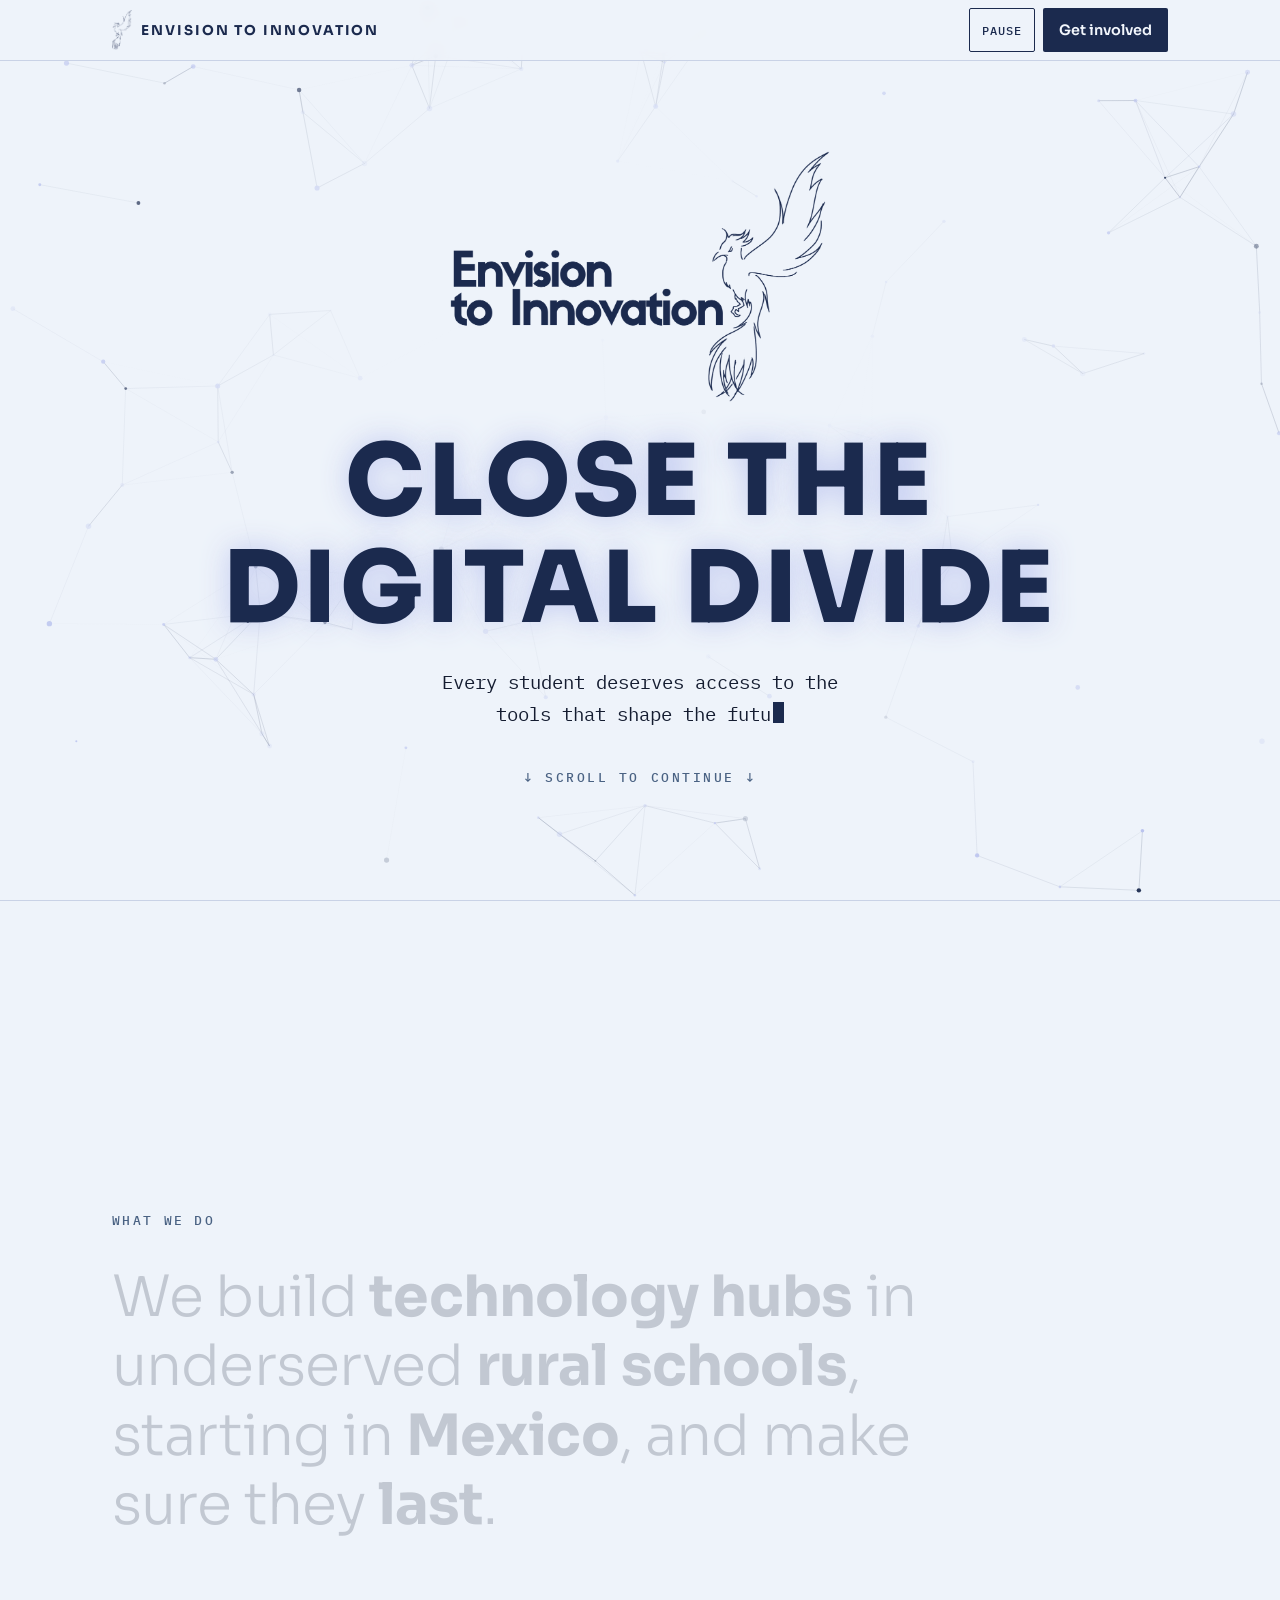
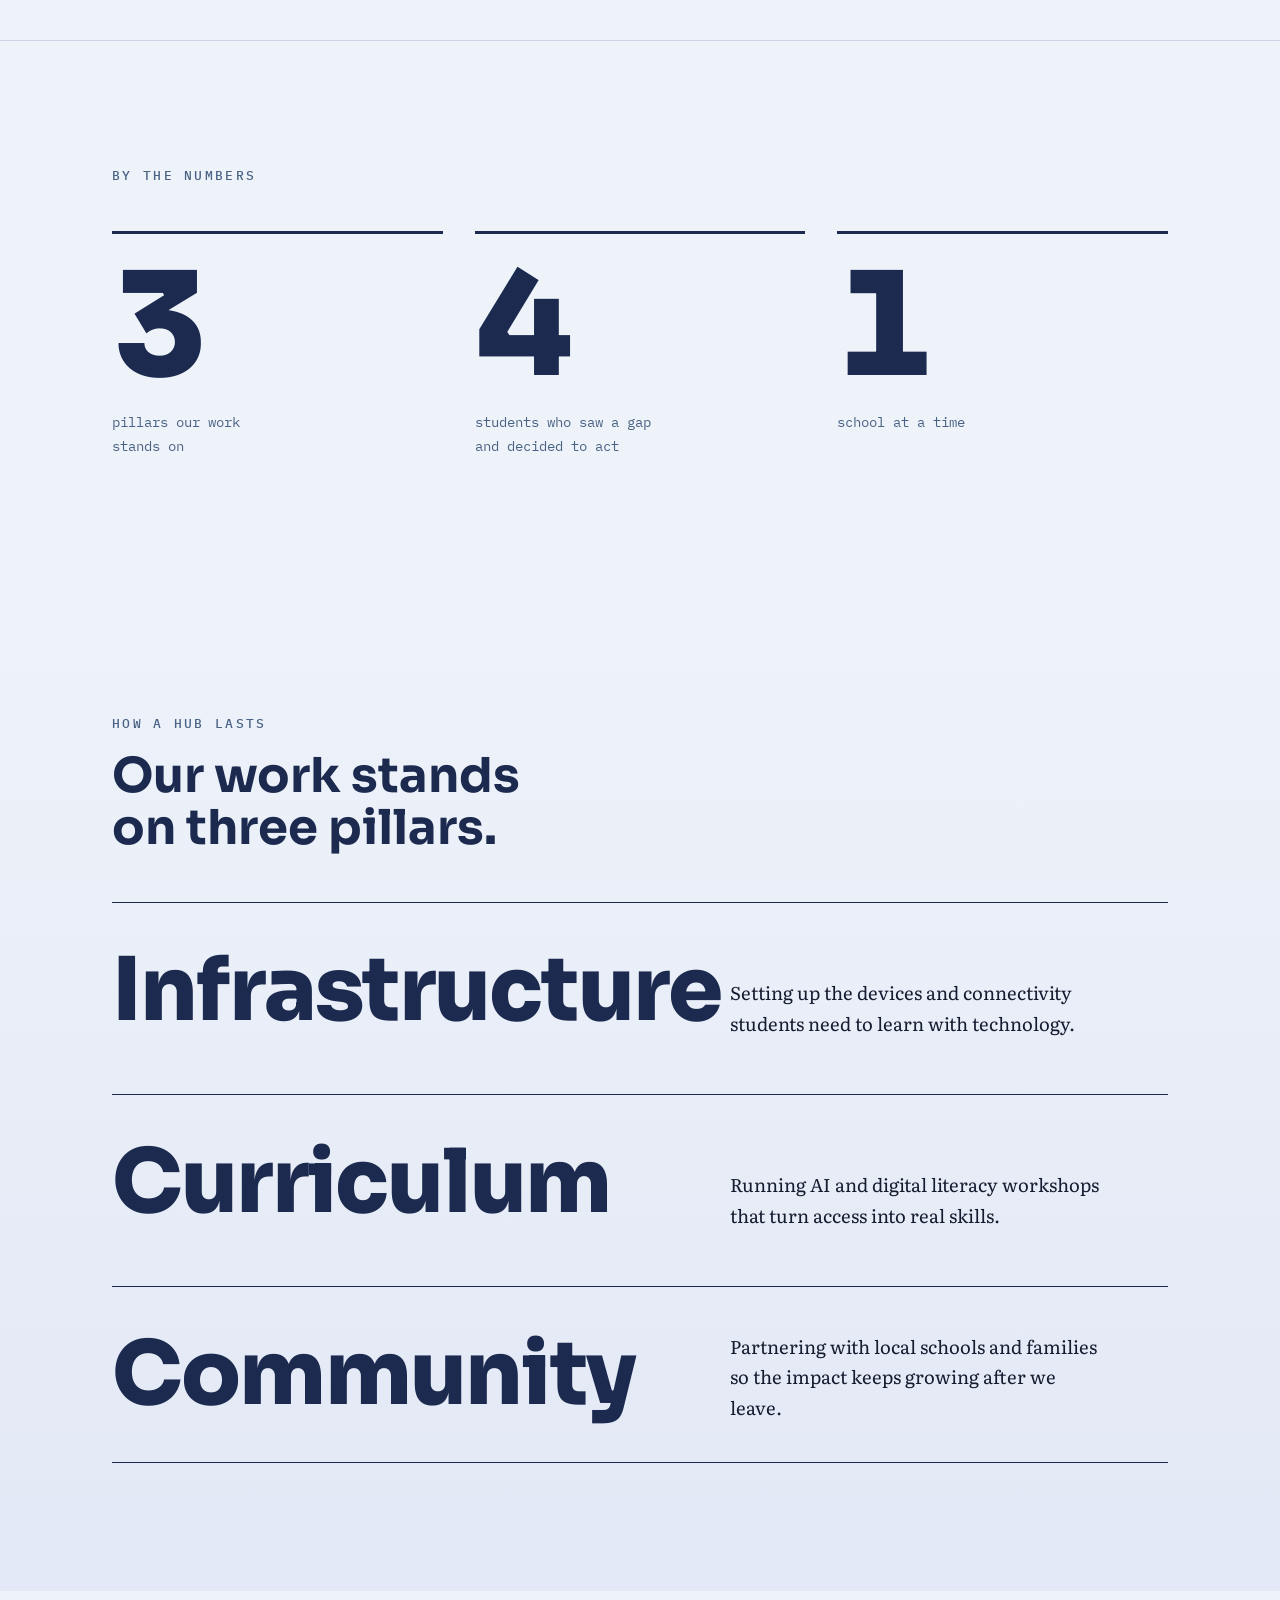
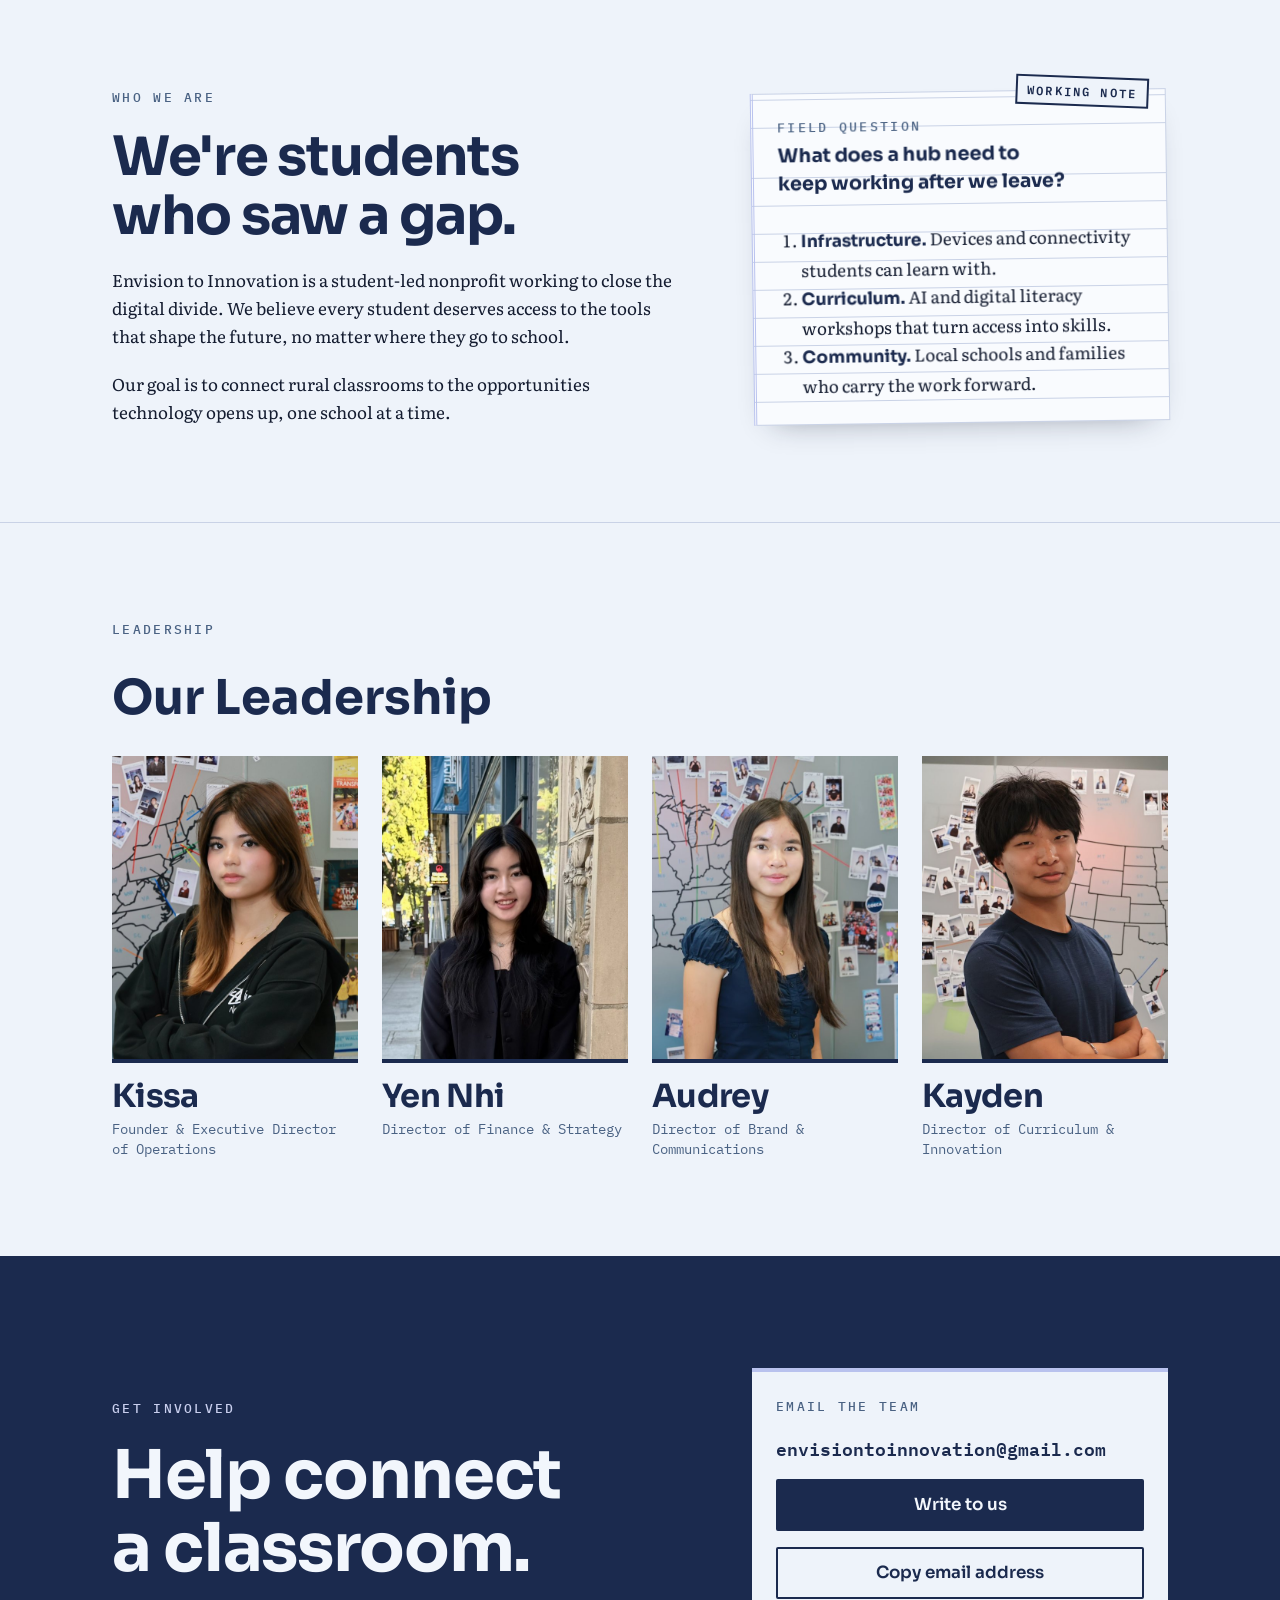
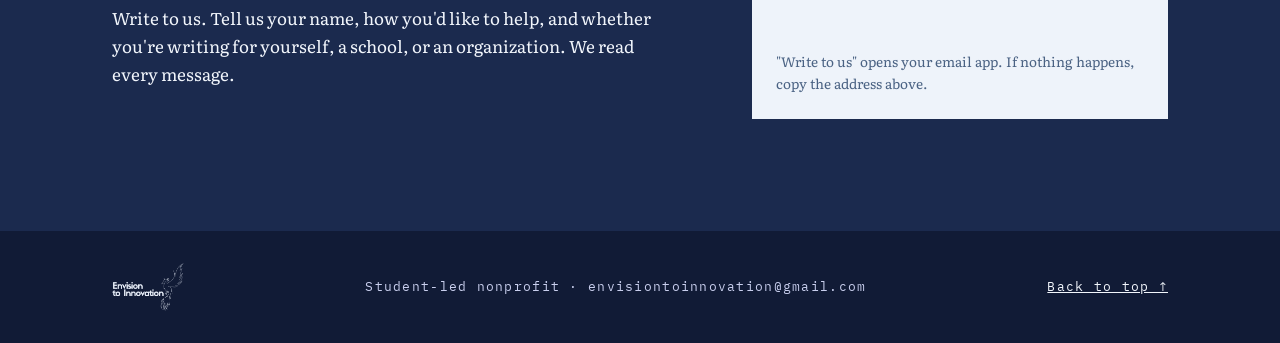
<file: index.html>
<!doctype html>
<html lang="en">
<head>
  <meta charset="utf-8">
  <meta name="viewport" content="width=device-width, initial-scale=1">
  <title>Envision to Innovation</title>
  <meta name="description" content="Envision to Innovation is a student-led nonprofit building lasting technology hubs in underserved rural schools, starting in Mexico.">
  <link rel="preconnect" href="https://fonts.googleapis.com">
  <link rel="preconnect" href="https://fonts.gstatic.com" crossorigin>
  <link rel="stylesheet" href="https://fonts.googleapis.com/css2?family=IBM+Plex+Mono:wght@400;500&family=Literata:opsz,wght@7..72,400;7..72,600&family=Sora:wght@300;400;600;700;800&display=swap">
  <style>
    /* One continuous scroll on icy light ground; deep plum is the accent.
       Sky of connecting points → scroll-lit statement → counters → pillars → field note → team → plum call to action. */
    :root {
      --ice: #eef3fa;
      --ice-2: #e2e8f5;
      --paper: #f9fbfe;
      --periwinkle: #b9c2ee;
      --plum: #1b2a4e;
      --plum-deep: #111b36;
      --ink: #141c30;
      --muted: #4a6283;
      --rule: #c9d2e6;
      --on-plum: #f2f6fc;
      --on-plum-muted: #c9cfee;
      --focus: #2f55c4;

      --font-display: "Sora", "Segoe UI", system-ui, sans-serif;
      --font-body: "Literata", Georgia, serif;
      --font-mono: "IBM Plex Mono", Consolas, "Courier New", monospace;

      --gutter: clamp(1rem, 4vw, 3rem);
      color-scheme: light;
    }

    *, *::before, *::after { box-sizing: border-box; }
    html { scroll-behavior: smooth; -webkit-text-size-adjust: 100%; }
    @media (prefers-reduced-motion: reduce) { html { scroll-behavior: auto; } }

    body {
      margin: 0;
      background: var(--ice);
      color: var(--ink);
      font-family: var(--font-body);
      font-size: 1.0625rem;
      line-height: 1.65;
      overflow-x: hidden;
    }
    img { max-width: 100%; height: auto; }
    p { margin: 0; }
    h1, h2, h3 { margin: 0; font-family: var(--font-display); line-height: 1.08; text-wrap: balance; color: var(--plum); }
    a { color: var(--plum); }

    :focus-visible { outline: 3px solid var(--focus); outline-offset: 3px; border-radius: 2px; }

    .skip-link {
      position: absolute; left: var(--gutter); top: -4rem; z-index: 50;
      background: var(--plum); color: var(--on-plum);
      font: 600 1rem var(--font-display); padding: 0.75rem 1rem; text-decoration: none;
    }
    .skip-link:focus { top: 4.5rem; }

    .wrap { width: 100%; max-width: 72rem; margin-inline: auto; padding-inline: var(--gutter); }

    .label {
      font-family: var(--font-mono);
      font-size: 0.8rem;
      font-weight: 500;
      letter-spacing: 0.18em;
      text-transform: uppercase;
      color: var(--muted);
    }

    /* Fixed bar */

    .bar {
      position: fixed; inset: 0 0 auto 0; z-index: 40;
      padding-top: env(safe-area-inset-top, 0px);
      background: rgba(238, 243, 250, 0.88);
      backdrop-filter: blur(6px);
      -webkit-backdrop-filter: blur(6px);
      border-bottom: 1px solid var(--rule);
    }
    .bar .wrap { display: flex; align-items: center; justify-content: space-between; gap: 0.75rem; min-height: 60px; }
    .brand {
      display: inline-flex; align-items: center; gap: 0.6rem; min-height: 44px; min-width: 0;
      color: var(--plum); text-decoration: none;
      font: 700 0.85rem var(--font-display); letter-spacing: 0.14em; text-transform: uppercase;
    }
    .brand img { height: 40px; width: auto; }
    .brand span { white-space: nowrap; overflow: hidden; text-overflow: ellipsis; }
    .bar-actions { display: flex; align-items: center; gap: 0.5rem; flex-shrink: 0; }
    .bar-link {
      display: inline-flex; align-items: center; justify-content: center;
      min-height: 44px; padding: 0 1rem;
      font: 600 0.9rem var(--font-display);
      color: var(--on-plum); background: var(--plum); text-decoration: none; border-radius: 2px;
    }
    .bar-link:hover { background: var(--plum-deep); }
    .motion-toggle {
      display: none;
      min-height: 44px; min-width: 44px; padding: 0 0.75rem;
      font: 500 0.75rem var(--font-mono); letter-spacing: 0.08em; text-transform: uppercase;
      color: var(--plum); background: transparent;
      border: 1px solid var(--plum); border-radius: 2px; cursor: pointer;
    }
    .js .motion-toggle { display: inline-flex; align-items: center; }
    .progress {
      position: absolute; left: 0; bottom: -1px; height: 3px; width: 100%;
      background: var(--plum); transform-origin: 0 50%; transform: scaleX(0);
    }
    @media (max-width: 30em) { .brand span { display: none; } }

    /* Hero: a sky of classrooms waiting to connect */

    .hero {
      position: relative;
      min-height: 100svh;
      display: grid;
      place-items: center;
      text-align: center;
      padding-block: 6rem 3rem;
      overflow: hidden;
    }
    #network { position: absolute; inset: 0; width: 100%; height: 100%; display: block; }
    .hero::after {
      content: ""; position: absolute; inset: 0; pointer-events: none;
      background: radial-gradient(ellipse at 50% 45%, rgba(238, 243, 250, 0.92) 25%, transparent 75%);
    }
    .hero-inner { position: relative; z-index: 1; display: grid; gap: 1.5rem; justify-items: center; }
    .hero-logo { width: min(78vw, 24rem); }
    .hero h1 {
      font-size: clamp(2.3rem, 0.9rem + 7vw, 6.2rem);
      font-weight: 800;
      letter-spacing: 0.03em;
      text-transform: uppercase;
      color: var(--plum);
      text-shadow: 0 0 28px rgba(185, 194, 238, 0.9);
      max-width: 12ch;
    }
    .typed {
      font-family: var(--font-mono);
      font-size: clamp(1rem, 0.9rem + 0.6vw, 1.2rem);
      color: var(--ink);
      max-width: 38ch;
      min-height: 3.4em;
    }
    .caret {
      display: inline-block; width: 0.55em; height: 1.1em; margin-left: 2px;
      vertical-align: -0.15em; background: var(--plum);
      animation: blink 1s steps(1) infinite;
    }
    @keyframes blink { 50% { opacity: 0; } }
    .scroll-cue {
      display: inline-flex; align-items: center; min-height: 44px; padding-inline: 0.5rem;
      font: 500 0.8rem var(--font-mono); letter-spacing: 0.2em; text-transform: uppercase;
      color: var(--muted); text-decoration: none;
    }
    .scroll-cue:hover { color: var(--plum); }
    @media (prefers-reduced-motion: no-preference) {
      .scroll-cue { animation: drift 2.4s ease-in-out infinite; }
      @keyframes drift { 50% { transform: translateY(6px); } }
    }

    /* Scroll-lit statement */

    .statement { position: relative; border-top: 1px solid var(--rule); }
    .js .statement { height: 260vh; }
    .statement-stick {
      position: sticky; top: 0;
      min-height: 100svh;
      display: grid; align-content: center; gap: 2rem;
      padding-block: 6rem 3rem;
    }
    .statement p.big {
      font-family: var(--font-display);
      font-weight: 300;
      font-size: clamp(1.7rem, 1rem + 3.2vw, 3.6rem);
      line-height: 1.22;
      letter-spacing: -0.015em;
      max-width: 22ch;
      color: var(--ink);
    }
    .statement .key { color: var(--plum); font-weight: 700; }
    .statement .w { transition: color 0.25s ease, background-size 0.4s ease; }
    .js .statement .w { color: rgba(20, 28, 48, 0.2); }
    .js .statement .w.on { color: var(--ink); }
    .js .statement .w.key {
      background: linear-gradient(var(--periwinkle), var(--periwinkle)) 0 88% / 0 0.28em no-repeat;
    }
    .js .statement .w.key.on { color: var(--plum); background-size: 100% 0.28em; }

    /* Counters */

    .counts { padding-block: clamp(4rem, 10vw, 8rem); border-top: 1px solid var(--rule); }
    .counts .wrap { display: grid; gap: 3rem; }
    .count-grid {
      display: grid; gap: 2.5rem 2rem;
      grid-template-columns: repeat(auto-fit, minmax(13rem, 1fr));
      margin: 0;
    }
    .count { display: grid; gap: 0.75rem; align-content: start; border-top: 3px solid var(--plum); padding-top: 1.25rem; }
    .count dd { margin: 0; order: -1; }
    .count dt { font-family: var(--font-mono); font-size: 0.9rem; color: var(--muted); max-width: 22ch; }
    .odo {
      display: inline-flex;
      font: 800 clamp(5rem, 3rem + 8vw, 9rem)/1 var(--font-display);
      color: var(--plum);
      font-variant-numeric: tabular-nums;
      height: 1em; overflow: hidden;
    }
    .odo-col { display: flex; flex-direction: column; transition: transform 1.6s cubic-bezier(0.2, 0.8, 0.1, 1); }
    .odo-col span { height: 1em; display: block; }

    /* Pillars */

    .pillars { padding-block: clamp(4rem, 10vw, 8rem); background: linear-gradient(var(--ice), var(--ice-2)); }
    .pillars .wrap { display: grid; gap: 1rem; }
    .pillars h2 { font-size: clamp(1.8rem, 1.2rem + 2.6vw, 3rem); margin-bottom: 2rem; max-width: 18ch; }
    .pillar {
      display: grid; gap: 0.5rem 3rem;
      padding-block: 2.5rem;
      border-top: 1.5px solid var(--plum);
    }
    .pillar:last-child { border-bottom: 1.5px solid var(--plum); }
    .pillar h3 {
      font-size: clamp(2.4rem, 1.2rem + 5.5vw, 5.5rem);
      font-weight: 800;
      letter-spacing: -0.02em;
    }
    .pillar p { font-size: 1.15rem; max-width: 34ch; }
    @media (min-width: 56em) {
      .pillar { grid-template-columns: minmax(0, 1.3fr) minmax(0, 1fr); align-items: end; }
    }
    @media (prefers-reduced-motion: no-preference) {
      .js .reveal { opacity: 0.15; transform: translateY(28px); transition: opacity 0.9s ease, transform 0.9s cubic-bezier(0.2, 0.8, 0.2, 1); }
      .js .reveal.seen { opacity: 1; transform: none; }
    }

    /* Who we are + working note */

    .why { padding-block: clamp(3rem, 8vw, 6rem); overflow-x: clip; }
    .why .wrap { display: grid; gap: 3rem; align-items: center; }
    @media (min-width: 56em) { .why .wrap { grid-template-columns: minmax(0, 1fr) minmax(0, 26rem); gap: 5rem; } }
    .why h2 { font-size: clamp(2rem, 1.2rem + 3vw, 3.4rem); letter-spacing: -0.02em; max-width: 16ch; }
    .why .prose { display: grid; gap: 1.25rem; min-width: 0; }
    .why .prose p { max-width: 36rem; }

    .field-note {
      position: relative;
      background-color: var(--paper);
      background-image: repeating-linear-gradient(to bottom, transparent 0, transparent calc(1.75rem - 1px), var(--rule) calc(1.75rem - 1px), var(--rule) 1.75rem);
      background-position: 0 3.5rem;
      border: 1px solid var(--rule);
      border-left: 3px double var(--periwinkle);
      padding: 1.25rem 1.25rem 1.5rem 1.5rem;
      line-height: 1.75rem;
      box-shadow: 0 14px 30px -20px rgba(20, 28, 48, 0.45);
      transform: rotate(-0.8deg);
    }
    .field-note h3 { font-size: 1.2rem; line-height: 1.75rem; margin-block: 0 1.75rem; }
    .field-note ol { margin: 0; padding-left: 1.4rem; }
    .field-note strong { font-family: var(--font-display); color: var(--plum); }
    .stamp {
      position: absolute; top: -0.9rem; right: 1rem;
      font: 600 0.75rem var(--font-mono); letter-spacing: 0.18em; text-transform: uppercase;
      color: var(--plum); background: var(--ice);
      border: 2px solid var(--plum); padding: 0.2rem 0.6rem;
      transform: rotate(3deg);
    }
    @media (prefers-reduced-motion: no-preference) {
      .js .field-note.reveal { transform: rotate(-6deg) translateY(40px); }
      .js .field-note.reveal.seen { transform: rotate(-0.8deg); }
      .js .stamp { transform: rotate(3deg) scale(1.6); opacity: 0; transition: transform 0.35s cubic-bezier(0.3, 1.6, 0.5, 1) 0.8s, opacity 0.2s ease 0.8s; }
      .js .seen .stamp { transform: rotate(3deg) scale(1); opacity: 1; }
    }

    /* Team: roll call */

    .team { padding-block: clamp(3rem, 8vw, 6rem); border-top: 1px solid var(--rule); }
    .team .wrap { display: grid; gap: 2rem; }
    .team h2 { font-size: clamp(1.8rem, 1.2rem + 2.6vw, 3rem); }
    .roll {
      list-style: none; margin: 0; padding: 0;
      display: grid; gap: 2rem 1rem;
      grid-template-columns: repeat(2, minmax(0, 1fr));
    }
    @media (min-width: 56em) { .roll { grid-template-columns: repeat(4, minmax(0, 1fr)); gap: 1.5rem; } }
    .roll li { display: grid; gap: 0.4rem; align-content: start; min-width: 0; }
    .roll img {
      display: block; width: 100%; height: auto; aspect-ratio: 4 / 5; object-fit: cover;
      border-bottom: 4px solid var(--plum);
      margin-bottom: 0.6rem;
      background: var(--ice-2);
    }
    .roll h3 { font-size: clamp(1.4rem, 1rem + 1.6vw, 2rem); font-weight: 700; letter-spacing: -0.02em; }
    .roll p { font-family: var(--font-mono); font-size: 0.85rem; line-height: 1.45; color: var(--muted); }
    @media (prefers-reduced-motion: no-preference) {
      .js .roll li { opacity: 0.12; transform: translateY(24px); transition: opacity 0.6s ease, transform 0.6s cubic-bezier(0.2, 0.8, 0.2, 1); }
      .js .roll.seen li { opacity: 1; transform: none; }
      .js .roll.seen li:nth-child(2) { transition-delay: 0.15s; }
      .js .roll.seen li:nth-child(3) { transition-delay: 0.3s; }
      .js .roll.seen li:nth-child(4) { transition-delay: 0.45s; }
    }

    /* Get involved: the one plum block */

    .involved { background: var(--plum); color: var(--on-plum); padding-block: clamp(4rem, 10vw, 7rem); }
    .involved .wrap { display: grid; gap: 2.5rem; }
    @media (min-width: 56em) { .involved .wrap { grid-template-columns: minmax(0, 1fr) minmax(0, 26rem); align-items: center; gap: 4rem; } }
    .involved h2 { font-size: clamp(2.2rem, 1.2rem + 4vw, 4.2rem); color: var(--on-plum); letter-spacing: -0.02em; max-width: 14ch; }
    .involved .label { color: var(--on-plum-muted); }
    .involved .copy { display: grid; gap: 1.25rem; min-width: 0; }
    .involved .copy p { max-width: 34rem; }
    .involved :focus-visible { outline-color: var(--periwinkle); }
    .contact { display: grid; gap: 1rem; min-width: 0; padding: 1.5rem; background: var(--ice); color: var(--ink); border-top: 4px solid var(--periwinkle); }
    .contact .label { color: var(--muted); }
    .contact :focus-visible { outline-color: var(--focus); }
    .address { font: 600 clamp(0.95rem, 0.8rem + 1vw, 1.15rem) var(--font-mono); color: var(--plum); overflow-wrap: anywhere; user-select: all; }
    .button {
      display: inline-flex; align-items: center; justify-content: center;
      min-height: 52px; width: 100%; padding: 0.75rem 1.25rem;
      font: 600 1.05rem var(--font-display); text-decoration: none; cursor: pointer;
      background: var(--plum); color: var(--on-plum); border: 2px solid var(--plum); border-radius: 2px;
    }
    .button:hover { background: var(--plum-deep); border-color: var(--plum-deep); }
    .button.quiet { background: transparent; color: var(--plum); }
    .button.quiet:hover { background: var(--plum); color: var(--on-plum); }
    .copy-status { font: 0.85rem var(--font-mono); color: var(--muted); min-height: 1.4em; }
    .small { font-size: 0.85rem; color: var(--muted); }

    footer { background: var(--plum-deep); padding-block: 2rem calc(2rem + env(safe-area-inset-bottom, 0px)); }
    footer .wrap { display: flex; flex-wrap: wrap; gap: 1rem 2rem; justify-content: space-between; align-items: center; font: 0.8rem var(--font-mono); letter-spacing: 0.1em; color: var(--on-plum-muted); }
    footer img { height: 48px; width: auto; }
    footer a { color: var(--on-plum); display: inline-flex; min-height: 44px; align-items: center; }
    footer :focus-visible { outline-color: var(--periwinkle); }

    /* Reduced motion: everything at rest */
    @media (prefers-reduced-motion: reduce) {
      .caret { animation: none; }
      .odo-col { transition: none; }
      .js .statement { height: auto; }
      .js .statement .w { color: inherit; }
      .js .statement .w.key { color: var(--plum); background-size: 100% 0.28em; }
    }
    .still .caret, .still .scroll-cue { animation: none; }
  </style>
</head>
<body>
  <a class="skip-link" href="#main">Skip to main content</a>

  <header class="bar">
    <div class="wrap">
      <a class="brand" href="#top"><img src="logo-mark.png" alt="" width="367" height="743"><span>Envision to Innovation</span></a>
      <div class="bar-actions">
        <button class="motion-toggle" type="button" aria-pressed="false" aria-label="Pause animation">Pause</button>
        <a class="bar-link" href="#get-involved">Get involved</a>
      </div>
    </div>
    <div class="progress" aria-hidden="true"></div>
  </header>

  <main id="main">
    <section class="hero" id="top" aria-labelledby="hero-title">
      <canvas id="network" aria-hidden="true"></canvas>
      <div class="hero-inner wrap">
        <img class="hero-logo" src="logo.png" alt="Envision to Innovation logo: the name beside a line drawing of a rising phoenix" width="1126" height="747">
        <h1 id="hero-title">Close the digital divide</h1>
        <p class="typed" data-text="Every student deserves access to the tools that shape the future, no matter where they go to school.">Every student deserves access to the tools that shape the future, no matter where they go to school.</p>
        <a class="scroll-cue" href="#statement">↓ Scroll to continue ↓</a>
      </div>
    </section>

    <section class="statement" id="statement" aria-label="What we do">
      <div class="statement-stick wrap">
        <p class="label">What we do</p>
        <p class="big">We build <span class="key">technology hubs</span> in underserved <span class="key">rural schools</span>, starting in <span class="key">Mexico</span>, and make sure they <span class="key">last</span>.</p>
      </div>
    </section>

    <section class="counts" aria-labelledby="counts-title">
      <div class="wrap">
        <h2 id="counts-title" class="label">By the numbers</h2>
        <dl class="count-grid">
          <div class="count"><dt>pillars our work stands on</dt><dd><span class="odo" data-value="3">3</span></dd></div>
          <div class="count"><dt>students who saw a gap and decided to act</dt><dd><span class="odo" data-value="4">4</span></dd></div>
          <div class="count"><dt>school at a time</dt><dd><span class="odo" data-value="1">1</span></dd></div>
        </dl>
      </div>
    </section>

    <section class="pillars" aria-labelledby="pillars-title">
      <div class="wrap">
        <p class="label">How a hub lasts</p>
        <h2 id="pillars-title">Our work stands on three pillars.</h2>
        <div class="pillar reveal">
          <h3>Infrastructure</h3>
          <p>Setting up the devices and connectivity students need to learn with technology.</p>
        </div>
        <div class="pillar reveal">
          <h3>Curriculum</h3>
          <p>Running AI and digital literacy workshops that turn access into real skills.</p>
        </div>
        <div class="pillar reveal">
          <h3>Community</h3>
          <p>Partnering with local schools and families so the impact keeps growing after we leave.</p>
        </div>
      </div>
    </section>

    <section class="why" aria-labelledby="why-title">
      <div class="wrap">
        <div class="prose">
          <p class="label">Who we are</p>
          <h2 id="why-title">We're students who saw a gap.</h2>
          <p>Envision to Innovation is a student-led nonprofit working to close the digital divide. We believe every student deserves access to the tools that shape the future, no matter where they go to school.</p>
          <p>Our goal is to connect rural classrooms to the opportunities technology opens up, one school at a time.</p>
        </div>
        <aside class="field-note reveal" aria-labelledby="note-title">
          <span class="stamp" aria-hidden="true">Working note</span>
          <p class="label">Field question</p>
          <h3 id="note-title">What does a hub need to keep working after we leave?</h3>
          <ol>
            <li><strong>Infrastructure.</strong> Devices and connectivity students can learn with.</li>
            <li><strong>Curriculum.</strong> AI and digital literacy workshops that turn access into skills.</li>
            <li><strong>Community.</strong> Local schools and families who carry the work forward.</li>
          </ol>
        </aside>
      </div>
    </section>

    <section class="team" aria-labelledby="team-title">
      <div class="wrap">
        <p class="label">Leadership</p>
        <h2 id="team-title">Our Leadership</h2>
        <ul class="roll">
          <li>
            <img src="team/kissa.jpg" alt="" width="640" height="800" loading="lazy">
            <h3>Kissa</h3>
            <p>Founder &amp; Executive Director of Operations</p>
          </li>
          <li>
            <img src="team/yen-nhi.jpg" alt="" width="640" height="800" loading="lazy">
            <h3>Yen Nhi</h3>
            <p>Director of Finance &amp; Strategy</p>
          </li>
          <li>
            <img src="team/audrey.jpg" alt="" width="640" height="800" loading="lazy">
            <h3>Audrey</h3>
            <p>Director of Brand &amp; Communications</p>
          </li>
          <li>
            <img src="team/kayden.jpg" alt="" width="640" height="800" loading="lazy">
            <h3>Kayden</h3>
            <p>Director of Curriculum &amp; Innovation</p>
          </li>
        </ul>
      </div>
    </section>

    <section class="involved" id="get-involved" aria-labelledby="involved-title">
      <div class="wrap">
        <div class="copy">
          <p class="label">Get involved</p>
          <h2 id="involved-title">Help connect a classroom.</h2>
          <p>Write to us. Tell us your name, how you'd like to help, and whether you're writing for yourself, a school, or an organization. We read every message.</p>
        </div>
        <div class="contact">
          <p class="label">Email the team</p>
          <p class="address">envisiontoinnovation@gmail.com</p>
          <a class="button" href="mailto:envisiontoinnovation@gmail.com?subject=Getting%20involved">Write to us</a>
          <button class="button quiet" type="button" data-copy="envisiontoinnovation@gmail.com" hidden>Copy email address</button>
          <p class="copy-status" role="status"></p>
          <p class="small">"Write to us" opens your email app. If nothing happens, copy the address above.</p>
        </div>
      </div>
    </section>
  </main>

  <footer>
    <div class="wrap">
      <img src="logo-light.png" alt="Envision to Innovation" width="1126" height="747">
      <span>Student-led nonprofit · envisiontoinnovation@gmail.com</span>
      <a href="#top">Back to top ↑</a>
    </div>
  </footer>

  <script>
  (function () {
    var root = document.documentElement;
    root.classList.add("js");
    var reduce = window.matchMedia("(prefers-reduced-motion: reduce)");
    var paused = reduce.matches;
    var listeners = [];
    function onMotionChange(fn) { listeners.push(fn); }
    var toggle = document.querySelector(".motion-toggle");
    function setPaused(p) {
      paused = p;
      root.classList.toggle("still", p);
      toggle.setAttribute("aria-pressed", String(p));
      toggle.textContent = p ? "Play" : "Pause";
      listeners.forEach(function (fn) { fn(p); });
    }
    toggle.addEventListener("click", function () { setPaused(!paused); });

    // Typewriter (the full sentence is in the HTML and in the accessible name)
    var typed = document.querySelector(".typed");
    var full = typed.getAttribute("data-text");
    typed.setAttribute("aria-label", full);
    var caret = document.createElement("span"); caret.className = "caret"; caret.setAttribute("aria-hidden", "true");
    function finishTyping() { typed.innerHTML = ""; typed.appendChild(document.createTextNode(full)); typed.appendChild(caret); }
    if (!paused) {
      var i = 0, textNode = document.createTextNode("");
      typed.innerHTML = ""; typed.appendChild(textNode); typed.appendChild(caret);
      (function step() {
        if (paused) { finishTyping(); return; }
        i++; textNode.nodeValue = full.slice(0, i);
        if (i < full.length) setTimeout(step, full[i - 1] === "," ? 260 : 32);
      })();
    } else { finishTyping(); }

    // Network canvas: points (classrooms) that link up as you scroll
    var canvas = document.getElementById("network");
    var ctx = canvas.getContext("2d");
    var pts = [], W = 0, H = 0, dpr = 1, link = 0.25, raf = 0;
    function css(name) { return getComputedStyle(root).getPropertyValue(name).trim(); }
    var dotColor = css("--periwinkle"), accent = css("--plum");
    function size() {
      dpr = Math.min(window.devicePixelRatio || 1, 2);
      W = canvas.clientWidth; H = canvas.clientHeight;
      canvas.width = W * dpr; canvas.height = H * dpr;
      ctx.setTransform(dpr, 0, 0, dpr, 0, 0);
      var n = Math.round(Math.min(110, (W * H) / 9000));
      pts = [];
      for (var k = 0; k < n; k++) pts.push({ x: Math.random() * W, y: Math.random() * H, vx: (Math.random() - 0.5) * 0.18, vy: (Math.random() - 0.5) * 0.18, r: Math.random() * 1.8 + 1, t: Math.random() * 6.28 });
    }
    function draw(move) {
      ctx.clearRect(0, 0, W, H);
      var reach = 90 + link * 120;
      for (var a = 0; a < pts.length; a++) {
        var p = pts[a];
        if (move) { p.x += p.vx; p.y += p.vy; p.t += 0.02; if (p.x < 0 || p.x > W) p.vx *= -1; if (p.y < 0 || p.y > H) p.vy *= -1; }
        for (var b = a + 1; b < pts.length; b++) {
          var q = pts[b], dx = p.x - q.x, dy = p.y - q.y, d = Math.sqrt(dx * dx + dy * dy);
          if (d < reach) { ctx.strokeStyle = "rgba(27,42,78," + (0.28 * (1 - d / reach)).toFixed(3) + ")"; ctx.lineWidth = 1; ctx.beginPath(); ctx.moveTo(p.x, p.y); ctx.lineTo(q.x, q.y); ctx.stroke(); }
        }
        ctx.globalAlpha = 0.6 + 0.4 * Math.sin(p.t);
        ctx.fillStyle = a % 5 === 0 ? accent : dotColor;
        ctx.beginPath(); ctx.arc(p.x, p.y, p.r, 0, 6.283); ctx.fill();
        ctx.globalAlpha = 1;
      }
    }
    var heroVisible = true;
    function loop() { raf = 0; if (paused || !heroVisible || document.hidden) return; draw(true); raf = requestAnimationFrame(loop); }
    function kick() { if (!raf && !paused) raf = requestAnimationFrame(loop); }
    size(); draw(false); kick();
    window.addEventListener("resize", function () { size(); draw(false); });
    document.addEventListener("visibilitychange", kick);
    new IntersectionObserver(function (e) { heroVisible = e[0].isIntersecting; kick(); }).observe(canvas);
    onMotionChange(function (p) { if (!p) kick(); else draw(false); });

    // Scroll-lit statement: split into words, keep key phrases marked
    var big = document.querySelector(".statement .big");
    var words = [];
    (function split(node) {
      Array.prototype.slice.call(node.childNodes).forEach(function (n) {
        if (n.nodeType === 3) {
          var frag = document.createDocumentFragment();
          var isKey = node.classList && node.classList.contains("key");
          n.nodeValue.split(/(\s+)/).forEach(function (s) {
            if (!s) return;
            if (/^\s+$/.test(s)) { frag.appendChild(document.createTextNode(s)); return; }
            var w = document.createElement("span"); w.className = "w" + (isKey ? " key" : ""); w.textContent = s; frag.appendChild(w); words.push(w);
          });
          n.parentNode.replaceChild(frag, n);
        } else if (n.nodeType === 1) { split(n); }
      });
    })(big);
    big.querySelectorAll(".key:not(.w)").forEach(function (k) { k.classList.remove("key"); });

    var statement = document.querySelector(".statement");
    var bar = document.querySelector(".progress");
    function onScroll() {
      var max = document.documentElement.scrollHeight - innerHeight;
      bar.style.transform = "scaleX(" + (max > 0 ? scrollY / max : 0) + ")";
      link = Math.min(1, 0.25 + scrollY / innerHeight);
      if (paused) { words.forEach(function (w) { w.classList.add("on"); }); return; }
      var r = statement.getBoundingClientRect();
      var prog = Math.max(0, Math.min(1, (-r.top + innerHeight * 0.35) / (r.height - innerHeight * 0.6)));
      var lit = Math.round(prog * words.length);
      words.forEach(function (w, j) { w.classList.toggle("on", j < lit); });
    }
    window.addEventListener("scroll", onScroll, { passive: true });
    onScroll();
    onMotionChange(function () { onScroll(); });

    // Odometers
    document.querySelectorAll(".odo").forEach(function (el) {
      var v = el.getAttribute("data-value");
      el.setAttribute("aria-label", v); el.textContent = "";
      var col = document.createElement("span"); col.className = "odo-col"; col.setAttribute("aria-hidden", "true");
      for (var n = 0; n <= 20; n++) { var s = document.createElement("span"); s.textContent = n % 10; col.appendChild(s); }
      el.appendChild(col);
      el._target = 10 + Number(v);
      if (paused) { col.style.transition = "none"; col.style.transform = "translateY(-" + el._target + "em)"; }
    });

    // Reveals
    var io = new IntersectionObserver(function (entries) {
      entries.forEach(function (e) {
        if (!e.isIntersecting) return;
        var el = e.target;
        el.classList.add("seen");
        if (el.classList.contains("odo")) el.firstChild.style.transform = "translateY(-" + el._target + "em)";
        io.unobserve(el);
      });
    }, { threshold: 0.3 });
    document.querySelectorAll(".reveal, .roll, .odo").forEach(function (el) { io.observe(el); });
    onMotionChange(function (p) {
      if (p) document.querySelectorAll(".reveal, .roll, .odo").forEach(function (el) {
        el.classList.add("seen");
        if (el._target) { el.firstChild.style.transition = "none"; el.firstChild.style.transform = "translateY(-" + el._target + "em)"; }
      });
    });
    if (paused) setPaused(true);

    // Copy email
    var copyBtn = document.querySelector("[data-copy]"), status = document.querySelector(".copy-status");
    copyBtn.hidden = false;
    copyBtn.addEventListener("click", function () {
      var t = copyBtn.getAttribute("data-copy");
      function done(m) { status.textContent = m; }
      if (navigator.clipboard && navigator.clipboard.writeText) navigator.clipboard.writeText(t).then(function () { done("Copied. Paste it into your email app."); }, function () { done("Couldn't copy automatically. Select the address above and copy it."); });
      else done("Couldn't copy automatically. Select the address above and copy it.");
    });
  })();
  </script>
</body>
</html>
</file>
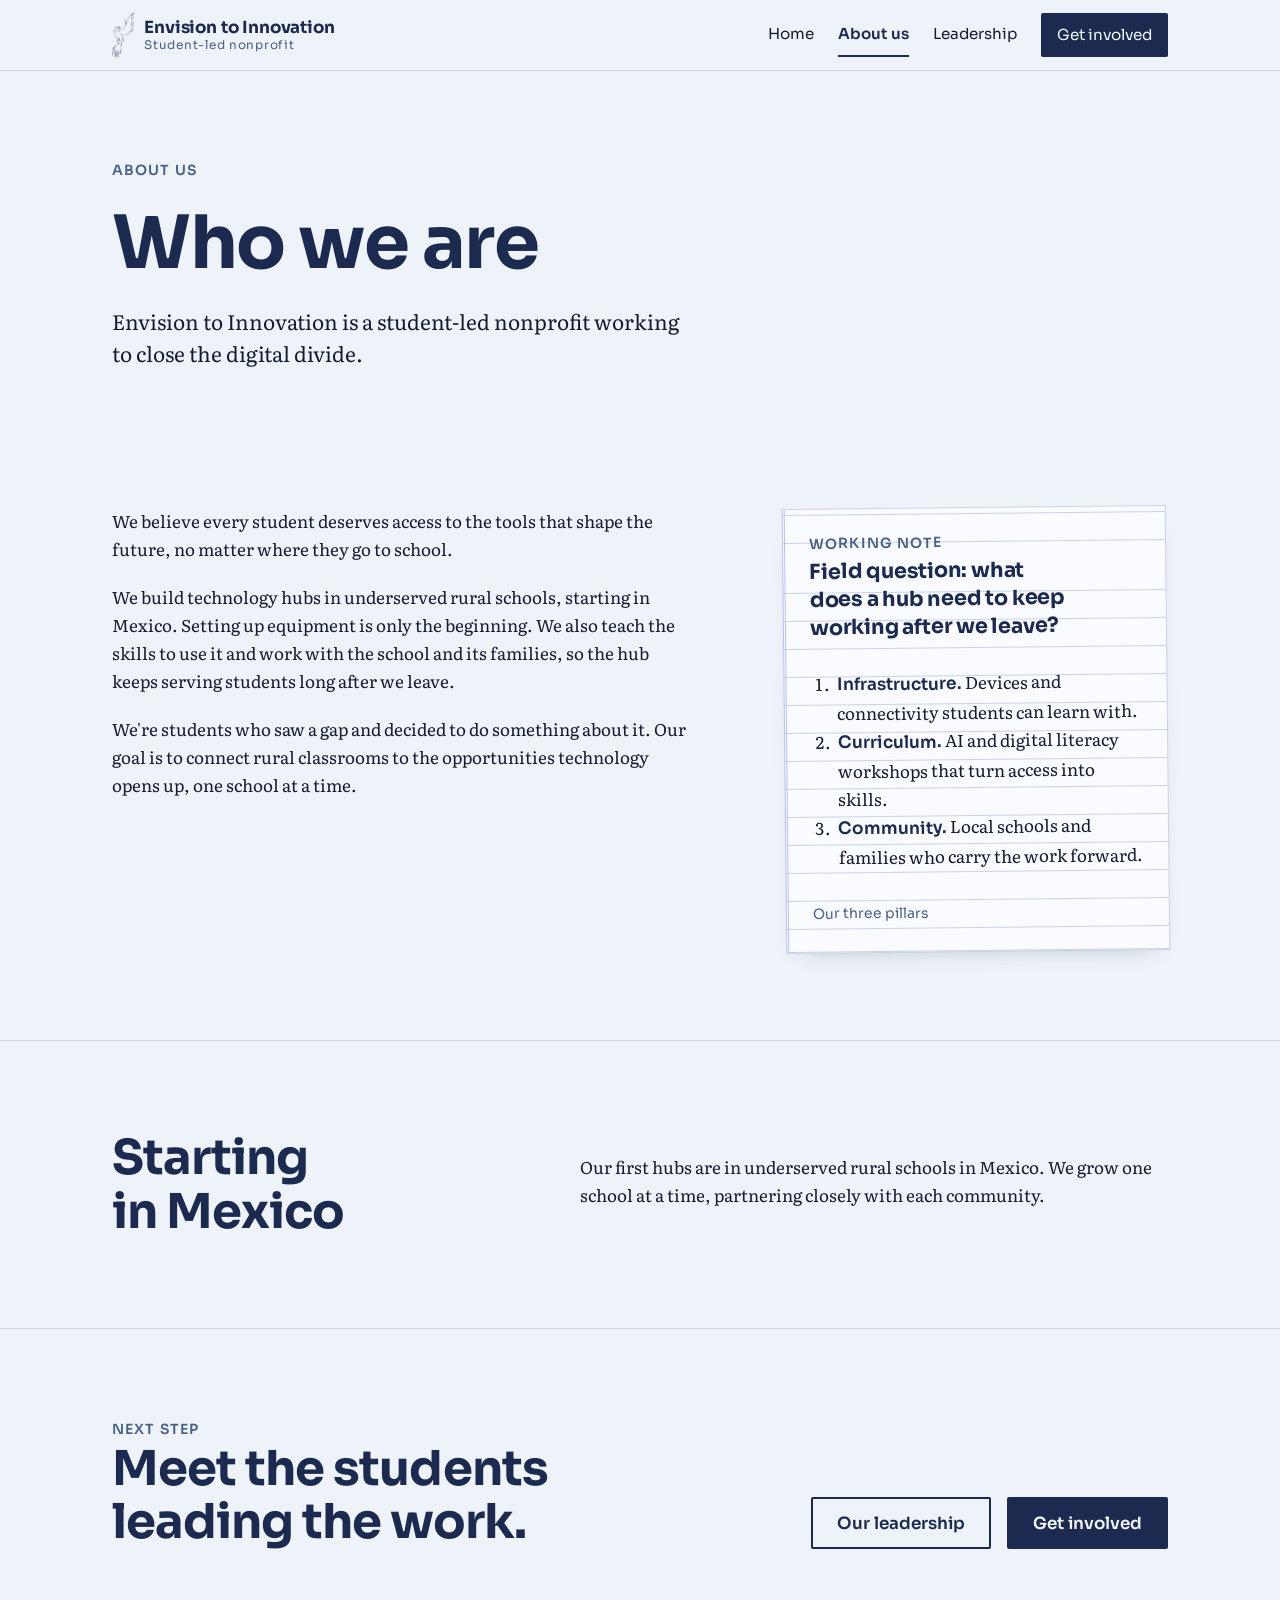
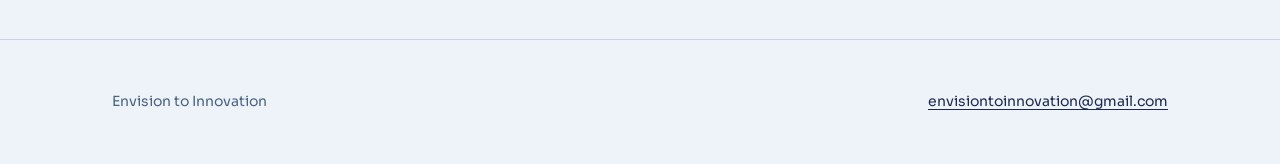
<file: about.html>
<!doctype html>
<html lang="en">
<head>
  <meta charset="utf-8">
  <meta name="viewport" content="width=device-width, initial-scale=1">
  <title>About us | Envision to Innovation</title>
  <meta name="description" content="Who we are and how Envision to Innovation builds technology hubs that last in rural schools.">
  <link rel="preconnect" href="https://fonts.googleapis.com">
  <link rel="preconnect" href="https://fonts.gstatic.com" crossorigin>
  <link rel="stylesheet" href="https://fonts.googleapis.com/css2?family=Literata:opsz,wght@7..72,400;7..72,600&family=Sora:wght@300;400;600;700&display=swap">
  <link rel="stylesheet" href="styles.css">
  <script src="app.js" defer></script>
</head>
<body>
  <a class="skip-link" href="#main">Skip to main content</a>

  <header class="site-header">
    <div class="wrap">
      <a class="wordmark" href="home.html"><picture><source srcset="logo-mark-light.png" media="(prefers-color-scheme: dark)"><img class="wordmark-mark" src="logo-mark.png" alt="" width="367" height="743"></picture><span>Envision to Innovation <small>Student-led nonprofit</small></span></a>
      <button class="nav-toggle" type="button" aria-expanded="false" aria-controls="site-nav">Menu</button>
      <nav id="site-nav" class="site-nav" aria-label="Main">
        <ul>
          <li><a href="home.html">Home</a></li>
          <li><a href="about.html" aria-current="page">About us</a></li>
          <li><a href="leadership.html">Leadership</a></li>
          <li><a class="nav-cta" href="get-involved.html">Get involved</a></li>
        </ul>
      </nav>
    </div>
  </header>

  <main id="main">
    <section class="page-head" aria-labelledby="page-title">
      <div class="wrap">
        <p class="eyebrow">About us</p>
        <h1 id="page-title">Who we are</h1>
        <p class="lede">Envision to Innovation is a student-led nonprofit working to close the digital divide.</p>
      </div>
    </section>

    <section class="section" aria-label="Our story">
      <div class="wrap story">
        <div class="prose">
          <p>We believe every student deserves access to the tools that shape the future, no matter where they go to school.</p>
          <p>We build technology hubs in underserved rural schools, starting in Mexico. Setting up equipment is only the beginning. We also teach the skills to use it and work with the school and its families, so the hub keeps serving students long after we leave.</p>
          <p>We're students who saw a gap and decided to do something about it. Our goal is to connect rural classrooms to the opportunities technology opens up, one school at a time.</p>
        </div>

        <aside class="field-note" aria-labelledby="note-title">
          <span class="eyebrow">Working note</span>
          <h2 id="note-title">Field question: what does a hub need to keep working after we leave?</h2>
          <ol>
            <li><strong>Infrastructure.</strong> Devices and connectivity students can learn with.</li>
            <li><strong>Curriculum.</strong> AI and digital literacy workshops that turn access into skills.</li>
            <li><strong>Community.</strong> Local schools and families who carry the work forward.</li>
          </ol>
          <p class="sign">Our three pillars</p>
        </aside>
      </div>
    </section>

    <section class="section" aria-labelledby="start-title">
      <div class="wrap where-we-start">
        <h2 id="start-title">Starting in Mexico</h2>
        <p>Our first hubs are in underserved rural schools in Mexico. We grow one school at a time, partnering closely with each community.</p>
      </div>
    </section>

    <section class="section next-step" aria-labelledby="next-title">
      <div class="wrap">
        <div>
          <p class="eyebrow">Next step</p>
          <h2 id="next-title">Meet the students leading the work.</h2>
        </div>
        <div class="actions">
          <a class="button quiet" href="leadership.html">Our leadership</a>
          <a class="button" href="get-involved.html">Get involved</a>
        </div>
      </div>
    </section>
  </main>

  <footer class="site-footer">
    <div class="wrap">
      <p>Envision to Innovation</p>
      <a href="mailto:envisiontoinnovation@gmail.com">envisiontoinnovation@gmail.com</a>
    </div>
  </footer>
</body>
</html>
</file>
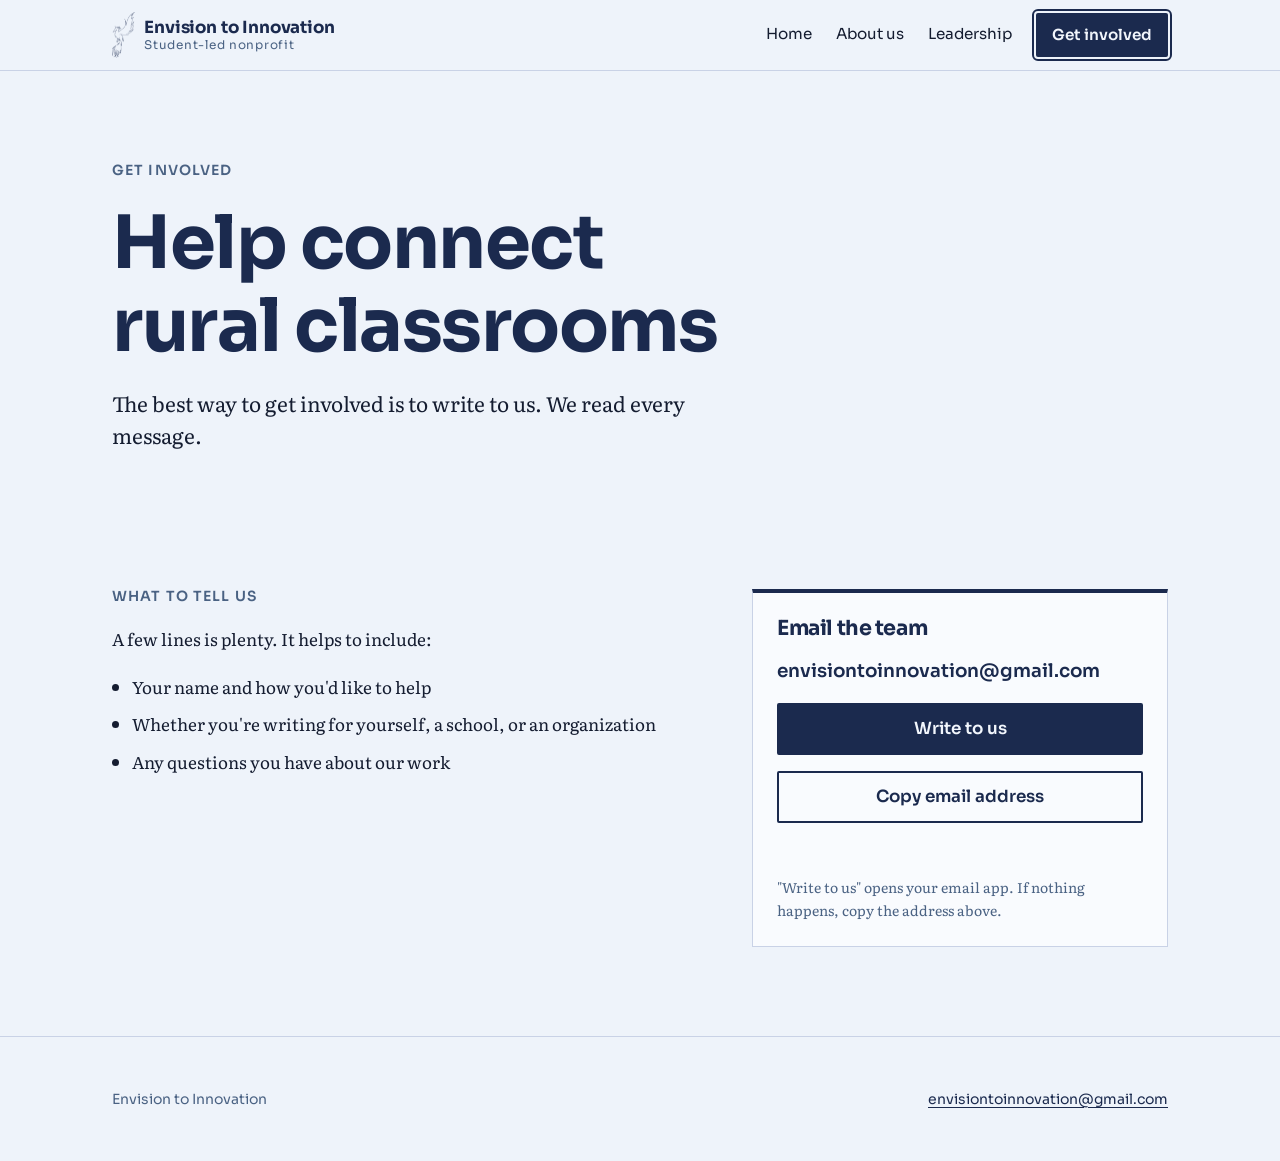
<file: get-involved.html>
<!doctype html>
<html lang="en">
<head>
  <meta charset="utf-8">
  <meta name="viewport" content="width=device-width, initial-scale=1">
  <title>Get involved | Envision to Innovation</title>
  <meta name="description" content="Contact Envision to Innovation to help bring technology hubs to rural schools.">
  <link rel="preconnect" href="https://fonts.googleapis.com">
  <link rel="preconnect" href="https://fonts.gstatic.com" crossorigin>
  <link rel="stylesheet" href="https://fonts.googleapis.com/css2?family=Literata:opsz,wght@7..72,400;7..72,600&family=Sora:wght@300;400;600;700&display=swap">
  <link rel="stylesheet" href="styles.css">
  <script src="app.js" defer></script>
</head>
<body>
  <a class="skip-link" href="#main">Skip to main content</a>

  <header class="site-header">
    <div class="wrap">
      <a class="wordmark" href="home.html"><picture><source srcset="logo-mark-light.png" media="(prefers-color-scheme: dark)"><img class="wordmark-mark" src="logo-mark.png" alt="" width="367" height="743"></picture><span>Envision to Innovation <small>Student-led nonprofit</small></span></a>
      <button class="nav-toggle" type="button" aria-expanded="false" aria-controls="site-nav">Menu</button>
      <nav id="site-nav" class="site-nav" aria-label="Main">
        <ul>
          <li><a href="home.html">Home</a></li>
          <li><a href="about.html">About us</a></li>
          <li><a href="leadership.html">Leadership</a></li>
          <li><a class="nav-cta" href="get-involved.html" aria-current="page">Get involved</a></li>
        </ul>
      </nav>
    </div>
  </header>

  <main id="main">
    <section class="page-head" aria-labelledby="page-title">
      <div class="wrap">
        <p class="eyebrow">Get involved</p>
        <h1 id="page-title">Help connect rural classrooms</h1>
        <p class="lede">The best way to get involved is to write to us. We read every message.</p>
      </div>
    </section>

    <section class="section" aria-label="Contact us">
      <div class="wrap letter-grid">
        <div class="write-in">
          <h2 class="eyebrow">What to tell us</h2>
          <p>A few lines is plenty. It helps to include:</p>
          <ul>
            <li>Your name and how you'd like to help</li>
            <li>Whether you're writing for yourself, a school, or an organization</li>
            <li>Any questions you have about our work</li>
          </ul>
        </div>

        <div class="address-block">
          <h2>Email the team</h2>
          <p class="address">envisiontoinnovation@gmail.com</p>
          <a class="button" href="mailto:envisiontoinnovation@gmail.com?subject=Getting%20involved">Write to us</a>
          <button class="button quiet" type="button" data-copy="envisiontoinnovation@gmail.com" hidden>Copy email address</button>
          <p class="copy-status" role="status"></p>
          <p class="small">"Write to us" opens your email app. If nothing happens, copy the address above.</p>
        </div>
      </div>
    </section>
  </main>

  <footer class="site-footer">
    <div class="wrap">
      <p>Envision to Innovation</p>
      <a href="mailto:envisiontoinnovation@gmail.com">envisiontoinnovation@gmail.com</a>
    </div>
  </footer>
</body>
</html>
</file>
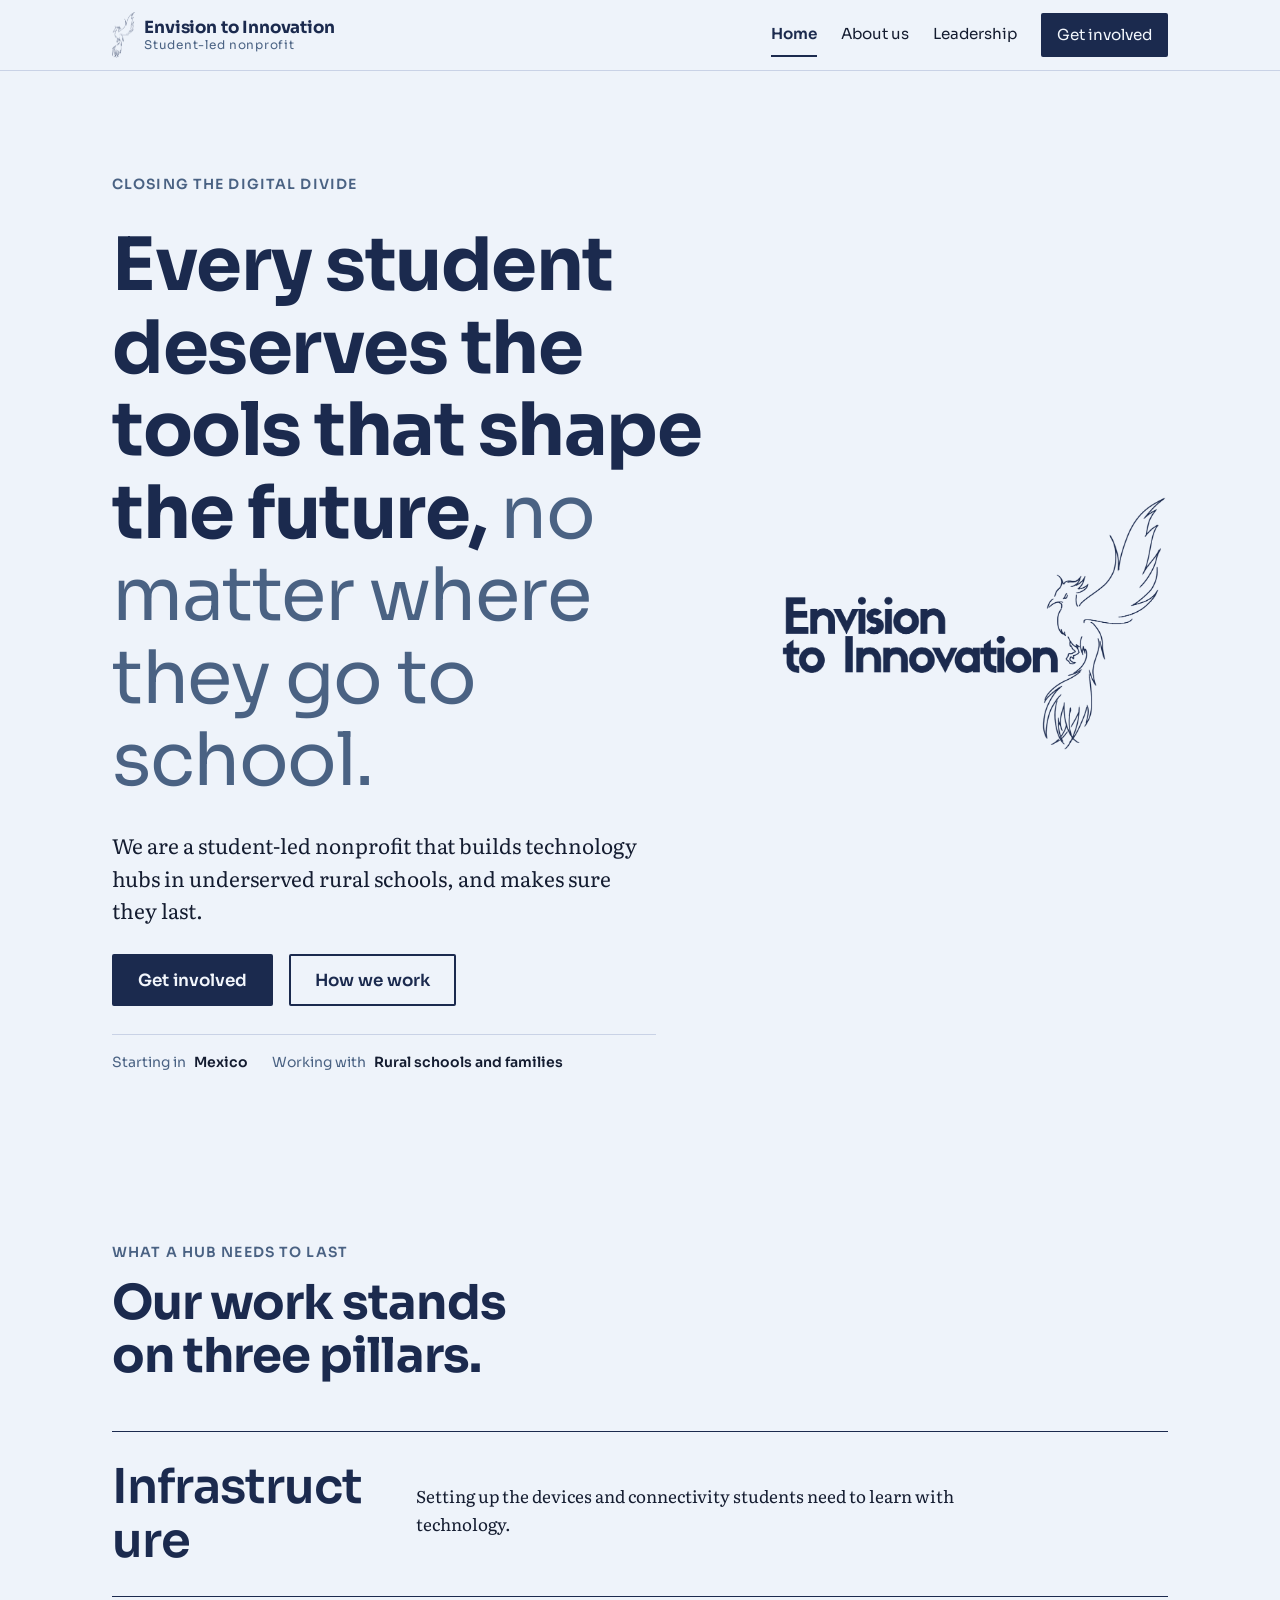
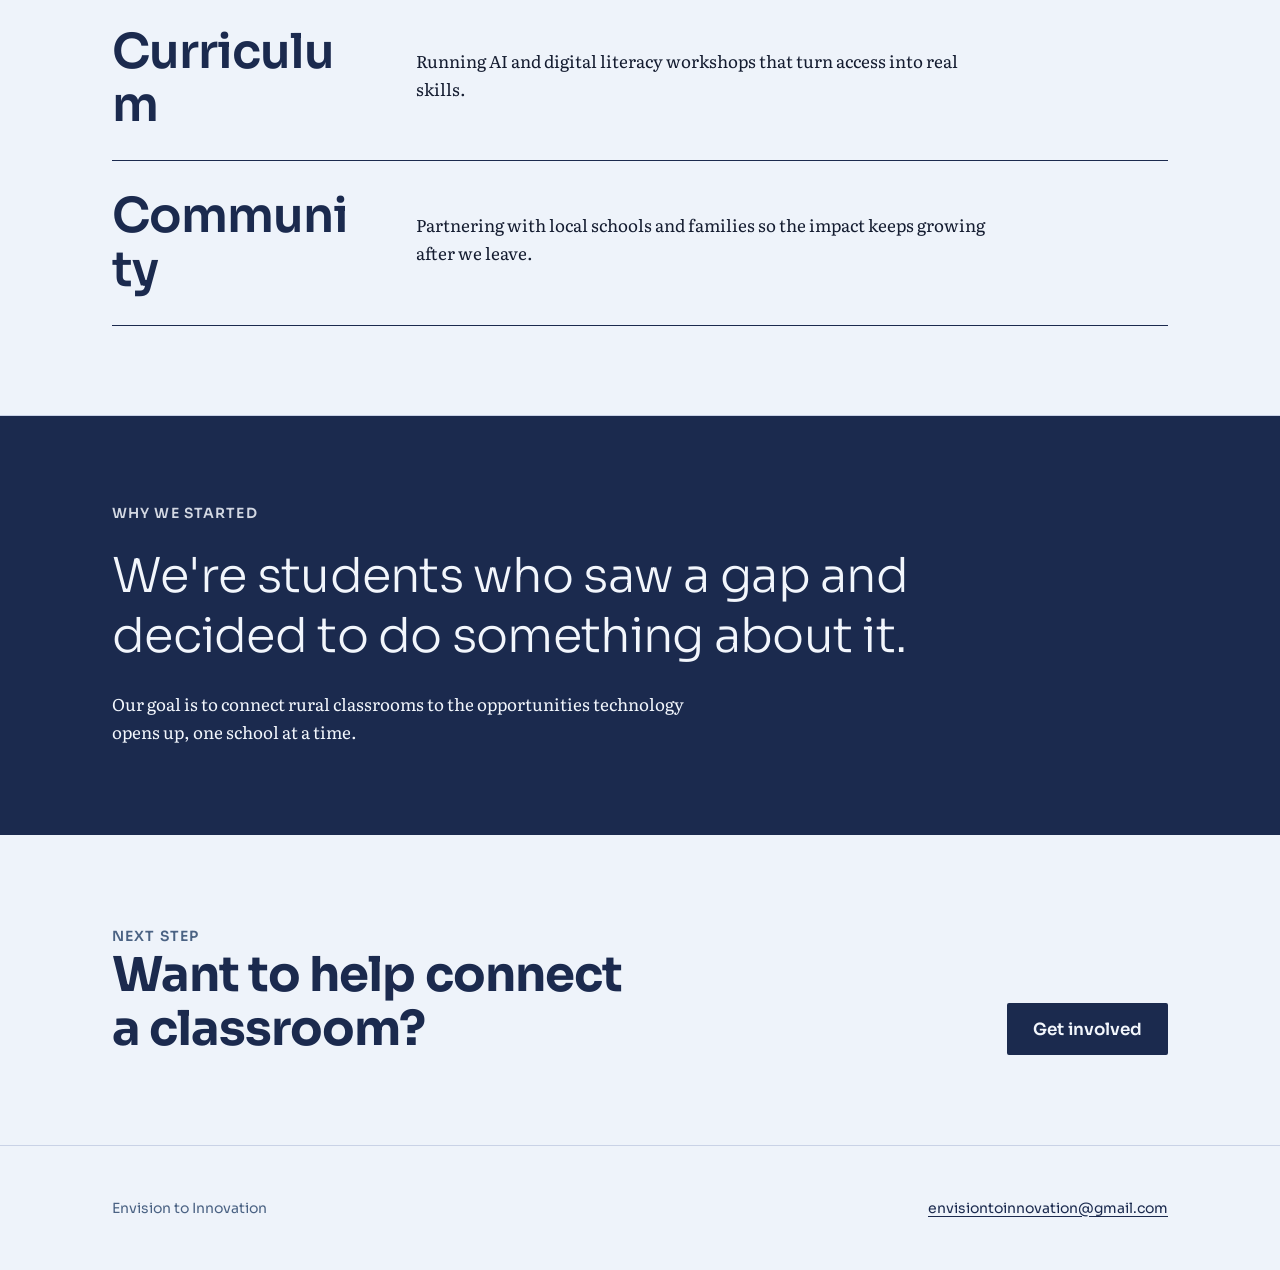
<file: home.html>
<!doctype html>
<html lang="en">
<head>
  <meta charset="utf-8">
  <meta name="viewport" content="width=device-width, initial-scale=1">
  <title>Envision to Innovation | Closing the digital divide</title>
  <meta name="description" content="Envision to Innovation is a student-led nonprofit building lasting technology hubs in underserved rural schools, starting in Mexico.">
  <link rel="preconnect" href="https://fonts.googleapis.com">
  <link rel="preconnect" href="https://fonts.gstatic.com" crossorigin>
  <link rel="stylesheet" href="https://fonts.googleapis.com/css2?family=Literata:opsz,wght@7..72,400;7..72,600&family=Sora:wght@300;400;600;700&display=swap">
  <link rel="stylesheet" href="styles.css">
  <script src="app.js" defer></script>
</head>
<body>
  <a class="skip-link" href="#main">Skip to main content</a>

  <header class="site-header">
    <div class="wrap">
      <a class="wordmark" href="home.html"><picture><source srcset="logo-mark-light.png" media="(prefers-color-scheme: dark)"><img class="wordmark-mark" src="logo-mark.png" alt="" width="367" height="743"></picture><span>Envision to Innovation <small>Student-led nonprofit</small></span></a>
      <button class="nav-toggle" type="button" aria-expanded="false" aria-controls="site-nav">Menu</button>
      <nav id="site-nav" class="site-nav" aria-label="Main">
        <ul>
          <li><a href="home.html" aria-current="page">Home</a></li>
          <li><a href="about.html">About us</a></li>
          <li><a href="leadership.html">Leadership</a></li>
          <li><a class="nav-cta" href="get-involved.html">Get involved</a></li>
        </ul>
      </nav>
    </div>
  </header>

  <main id="main">
    <section class="opening" aria-labelledby="page-title">
      <div class="wrap">
        <p class="eyebrow">Closing the digital divide</p>
        <h1 id="page-title">Every student deserves the tools that shape the future, <em>no matter where they go to school.</em></h1>
        <p class="lede">We are a student-led nonprofit that builds technology hubs in underserved rural schools, and makes sure they last.</p>
        <div class="actions">
          <a class="button" href="get-involved.html">Get involved</a>
          <a class="button quiet" href="about.html">How we work</a>
        </div>
        <dl class="where">
          <div><dt>Starting in</dt><dd>Mexico</dd></div>
          <div><dt>Working with</dt><dd>Rural schools and families</dd></div>
        </dl>
        <picture class="opening-logo">
          <source srcset="logo-light.png" media="(prefers-color-scheme: dark)">
          <img src="logo.png" alt="Envision to Innovation logo: the name beside a line drawing of a rising phoenix" width="1126" height="747">
        </picture>
      </div>
    </section>

    <section class="section" aria-labelledby="pillars-title">
      <div class="wrap">
        <div class="section-head">
          <p class="eyebrow">What a hub needs to last</p>
          <h2 id="pillars-title">Our work stands on three pillars.</h2>
        </div>
        <ul class="ledger">
          <li>
            <h3>Infrastructure</h3>
            <p>Setting up the devices and connectivity students need to learn with technology.</p>
          </li>
          <li>
            <h3>Curriculum</h3>
            <p>Running AI and digital literacy workshops that turn access into real skills.</p>
          </li>
          <li>
            <h3>Community</h3>
            <p>Partnering with local schools and families so the impact keeps growing after we leave.</p>
          </li>
        </ul>
      </div>
    </section>

    <section class="section belief" aria-labelledby="belief-title">
      <div class="wrap">
        <h2 id="belief-title" class="eyebrow">Why we started</h2>
        <blockquote>
          <p>We're students who saw a gap and decided to do something about it.</p>
        </blockquote>
        <p>Our goal is to connect rural classrooms to the opportunities technology opens up, one school at a time.</p>
      </div>
    </section>

    <section class="section next-step" aria-labelledby="next-title">
      <div class="wrap">
        <div>
          <p class="eyebrow">Next step</p>
          <h2 id="next-title">Want to help connect a classroom?</h2>
        </div>
        <div class="actions">
          <a class="button" href="get-involved.html">Get involved</a>
        </div>
      </div>
    </section>
  </main>

  <footer class="site-footer">
    <div class="wrap">
      <p>Envision to Innovation</p>
      <a href="mailto:envisiontoinnovation@gmail.com">envisiontoinnovation@gmail.com</a>
    </div>
  </footer>
</body>
</html>
</file>
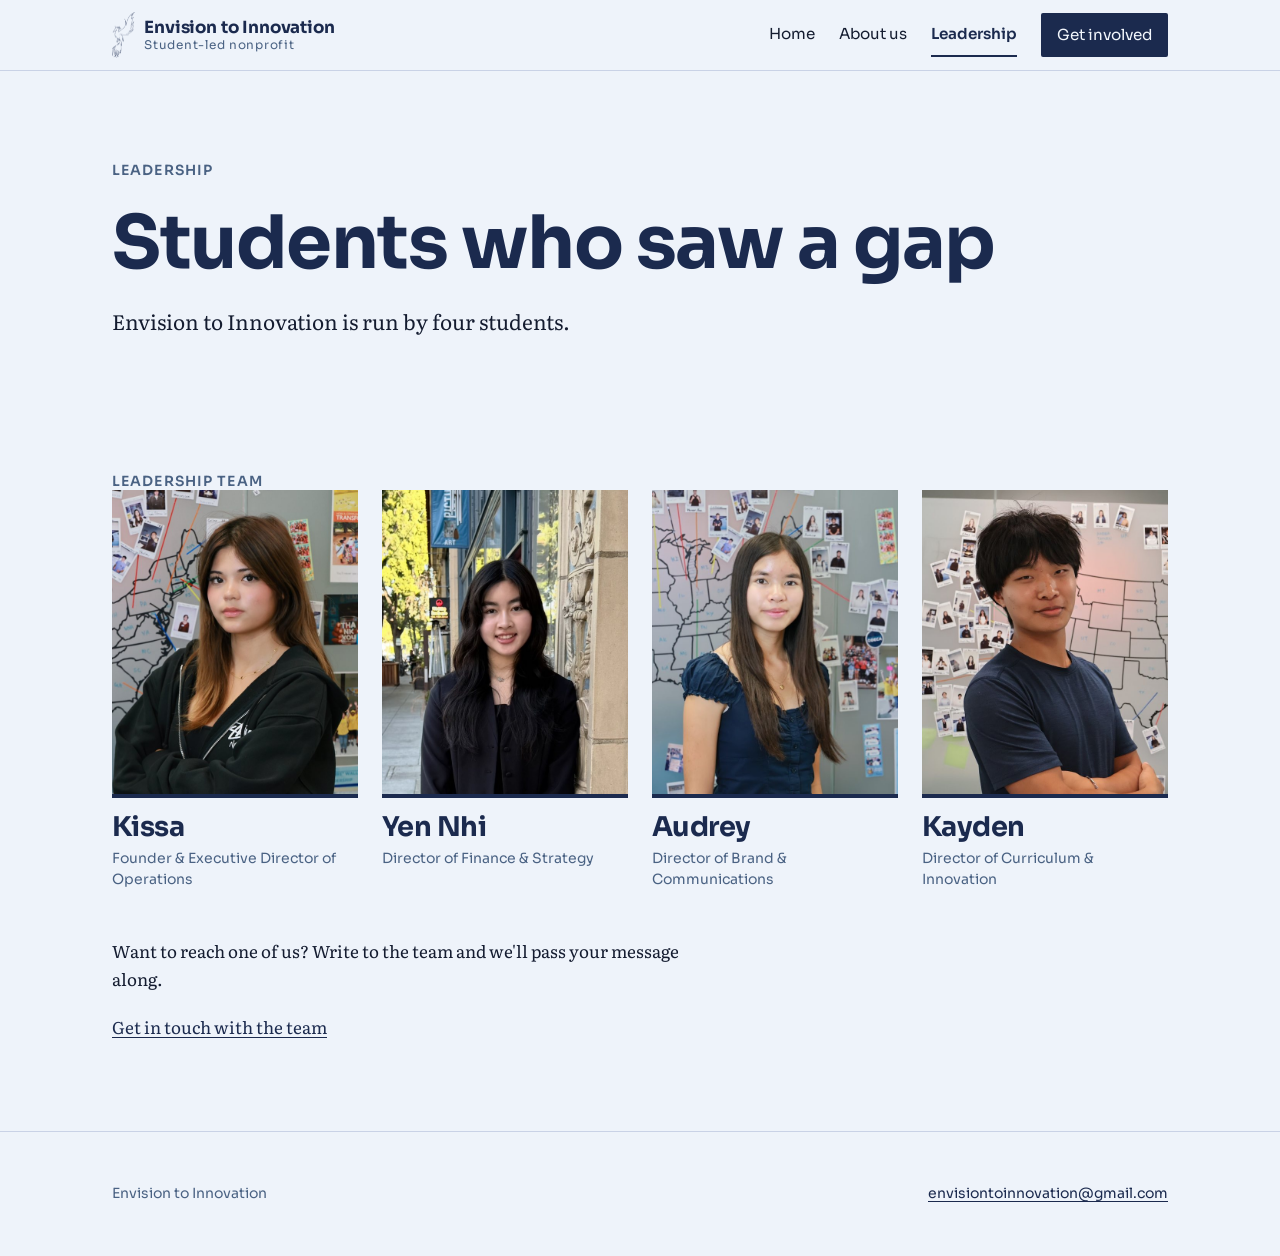
<file: leadership.html>
<!doctype html>
<html lang="en">
<head>
  <meta charset="utf-8">
  <meta name="viewport" content="width=device-width, initial-scale=1">
  <title>Leadership | Envision to Innovation</title>
  <meta name="description" content="The student leadership of Envision to Innovation.">
  <link rel="preconnect" href="https://fonts.googleapis.com">
  <link rel="preconnect" href="https://fonts.gstatic.com" crossorigin>
  <link rel="stylesheet" href="https://fonts.googleapis.com/css2?family=Literata:opsz,wght@7..72,400;7..72,600&family=Sora:wght@300;400;600;700&display=swap">
  <link rel="stylesheet" href="styles.css">
  <script src="app.js" defer></script>
</head>
<body>
  <a class="skip-link" href="#main">Skip to main content</a>

  <header class="site-header">
    <div class="wrap">
      <a class="wordmark" href="home.html"><picture><source srcset="logo-mark-light.png" media="(prefers-color-scheme: dark)"><img class="wordmark-mark" src="logo-mark.png" alt="" width="367" height="743"></picture><span>Envision to Innovation <small>Student-led nonprofit</small></span></a>
      <button class="nav-toggle" type="button" aria-expanded="false" aria-controls="site-nav">Menu</button>
      <nav id="site-nav" class="site-nav" aria-label="Main">
        <ul>
          <li><a href="home.html">Home</a></li>
          <li><a href="about.html">About us</a></li>
          <li><a href="leadership.html" aria-current="page">Leadership</a></li>
          <li><a class="nav-cta" href="get-involved.html">Get involved</a></li>
        </ul>
      </nav>
    </div>
  </header>

  <main id="main">
    <section class="page-head" aria-labelledby="page-title">
      <div class="wrap">
        <p class="eyebrow">Leadership</p>
        <h1 id="page-title">Students who saw a gap</h1>
        <p class="lede">Envision to Innovation is run by four students.</p>
      </div>
    </section>

    <section class="section" aria-labelledby="roll-title">
      <div class="wrap">
        <h2 id="roll-title" class="eyebrow">Leadership team</h2>
        <ul class="roll">
          <li><img src="team/kissa.jpg" alt="" width="640" height="800"><span class="name">Kissa</span><span class="note">Founder &amp; Executive Director of Operations</span></li>
          <li><img src="team/yen-nhi.jpg" alt="" width="640" height="800"><span class="name">Yen Nhi</span><span class="note">Director of Finance &amp; Strategy</span></li>
          <li><img src="team/audrey.jpg" alt="" width="640" height="800"><span class="name">Audrey</span><span class="note">Director of Brand &amp; Communications</span></li>
          <li><img src="team/kayden.jpg" alt="" width="640" height="800"><span class="name">Kayden</span><span class="note">Director of Curriculum &amp; Innovation</span></li>
        </ul>
        <div class="team-text">
          <p>Want to reach one of us? Write to the team and we'll pass your message along.</p>
          <p><a href="get-involved.html">Get in touch with the team</a></p>
        </div>
      </div>
    </section>
  </main>

  <footer class="site-footer">
    <div class="wrap">
      <p>Envision to Innovation</p>
      <a href="mailto:envisiontoinnovation@gmail.com">envisiontoinnovation@gmail.com</a>
    </div>
  </footer>
</body>
</html>
</file>
<file: styles.css>
/* Envision to Innovation
   Layout: an editorial left-aligned column with a wide margin rail;
   each section gets its own composition (statement, ledger, field note, roll call, letter). */

:root {
  --ice: #eef3fa;
  --paper: #f9fbfe;
  --periwinkle: #b9c2ee;
  --plum: #1b2a4e;
  --ink: #141c30;
  --muted: #4a6283;
  --rule: #c9d2e6;
  --on-plum: #f2f6fc;
  --focus: #2f55c4;

  --font-display: "Sora", "Segoe UI", system-ui, sans-serif;
  --font-body: "Literata", Georgia, "Times New Roman", serif;

  --step--1: 0.875rem;
  --step-0: 1.0625rem;
  --step-1: 1.3rem;
  --step-2: 1.7rem;
  --step-3: clamp(2rem, 1.4rem + 2.6vw, 3rem);
  --step-4: clamp(2rem, 1.2rem + 4.6vw, 4.6rem);

  --gutter: clamp(1rem, 4vw, 3rem);
  --measure: 36rem;
}

@media (prefers-color-scheme: dark) {
  :root:not([data-theme="light"]) {
    --ice: #16121b;
    --paper: #1f1926;
    --periwinkle: #8f9ad6;
    --plum: #c7cdf5;
    --ink: #ece8f3;
    --muted: #aab7d4;
    --rule: #3a3248;
    --on-plum: #111b36;
    --focus: #b9c8ff;
    color-scheme: dark;
  }
}
:root[data-theme="dark"] {
  --ice: #16121b;
  --paper: #1f1926;
  --periwinkle: #8f9ad6;
  --plum: #c7cdf5;
  --ink: #ece8f3;
  --muted: #aab7d4;
  --rule: #3a3248;
  --on-plum: #111b36;
  --focus: #b9c8ff;
  color-scheme: dark;
}

*, *::before, *::after { box-sizing: border-box; }

html { -webkit-text-size-adjust: 100%; }

body {
  margin: 0;
  background: var(--ice);
  color: var(--ink);
  font-family: var(--font-body);
  font-size: var(--step-0);
  line-height: 1.65;
  overflow-wrap: break-word;
}

img { max-width: 100%; height: auto; }

h1, h2, h3 {
  font-family: var(--font-display);
  color: var(--plum);
  line-height: 1.12;
  letter-spacing: -0.02em;
  text-wrap: balance;
  margin: 0;
}

p { margin: 0; max-width: var(--measure); }

a { color: var(--plum); text-underline-offset: 0.2em; text-decoration-thickness: 1px; }
a:hover { text-decoration-thickness: 2px; }

:focus-visible {
  outline: 3px solid var(--focus);
  outline-offset: 3px;
  border-radius: 2px;
}

.skip-link {
  position: absolute;
  left: var(--gutter);
  top: -4rem;
  z-index: 10;
  background: var(--plum);
  color: var(--on-plum);
  font-family: var(--font-display);
  padding: 0.75rem 1rem;
  text-decoration: none;
}
.skip-link:focus { top: 0.75rem; }

.wrap {
  width: 100%;
  max-width: 72rem;
  margin-inline: auto;
  padding-inline: var(--gutter);
}

.eyebrow {
  font-family: var(--font-display);
  font-size: var(--step--1);
  font-weight: 600;
  letter-spacing: 0.08em;
  text-transform: uppercase;
  color: var(--muted);
}

/* Header and navigation */

.site-header { border-bottom: 1px solid var(--rule); }

.site-header .wrap {
  display: flex;
  flex-wrap: wrap;
  align-items: center;
  justify-content: space-between;
  gap: 0.5rem 1.5rem;
  padding-block: 0.75rem;
}

.wordmark {
  display: inline-flex;
  align-items: center;
  gap: 0.6rem;
  min-height: 44px;
  font-family: var(--font-display);
  font-weight: 700;
  font-size: 1.05rem;
  line-height: 1.1;
  letter-spacing: -0.01em;
  color: var(--plum);
  text-decoration: none;
}
.wordmark span { display: inline-flex; flex-direction: column; }
.wordmark-mark { display: block; height: 46px; width: auto; }
.wordmark small {
  font-weight: 400;
  font-size: 0.75rem;
  letter-spacing: 0.06em;
  color: var(--muted);
}

.nav-toggle {
  display: none;
  min-height: 44px;
  min-width: 44px;
  padding: 0 1rem;
  font: 600 0.95rem var(--font-display);
  color: var(--plum);
  background: transparent;
  border: 1.5px solid var(--plum);
  border-radius: 2px;
  cursor: pointer;
}

.site-nav ul {
  list-style: none;
  margin: 0;
  padding: 0;
  display: flex;
  flex-wrap: wrap;
  gap: 0.25rem 1.5rem;
}

.site-nav a {
  display: inline-flex;
  align-items: center;
  min-height: 44px;
  font-family: var(--font-display);
  font-size: 0.95rem;
  color: var(--ink);
  text-decoration: none;
  border-bottom: 2px solid transparent;
}
.site-nav a:hover { border-bottom-color: var(--periwinkle); }
.site-nav a[aria-current="page"] {
  color: var(--plum);
  font-weight: 600;
  border-bottom-color: var(--plum);
}
.site-nav a.nav-cta {
  padding-inline: 1rem;
  background: var(--plum);
  color: var(--on-plum);
  border-bottom: 0;
  border-radius: 2px;
}
.site-nav a.nav-cta[aria-current="page"] { outline: 2px solid var(--plum); outline-offset: 2px; }

@media (max-width: 47.99em) {
  .site-header .wrap { column-gap: 0.75rem; }
  .wordmark { font-size: 0.9rem; gap: 0.4rem; min-width: 0; }
  .wordmark-mark { height: 38px; }
  .wordmark small { font-size: 0.68rem; }
  .nav-toggle { padding: 0 0.85rem; margin-left: auto; }
  .opening { padding-block-start: 2rem; }
  .opening .wrap { gap: 1.25rem; }
  .opening .lede { font-size: var(--step-0); }
  .js .nav-toggle { display: inline-flex; align-items: center; }
  .js .site-nav { flex-basis: 100%; }
  .js .site-nav[data-open="false"] { display: none; }
  .site-nav ul { flex-direction: column; gap: 0; padding-block: 0.25rem 0.75rem; }
  .site-nav li { border-top: 1px solid var(--rule); }
  .site-nav a { width: 100%; padding-block: 0.25rem; }
  .site-nav a.nav-cta { justify-content: center; margin-top: 0.75rem; }
  .site-nav li:last-child { border-top: 0; }
}

/* Buttons */

.button {
  display: inline-flex;
  align-items: center;
  justify-content: center;
  gap: 0.6rem;
  min-height: 52px;
  padding: 0.75rem 1.5rem;
  font: 600 1.05rem var(--font-display);
  text-decoration: none;
  background: var(--plum);
  color: var(--on-plum);
  border: 2px solid var(--plum);
  border-radius: 2px;
}
.button:hover { background: transparent; color: var(--plum); }
.button.quiet { background: transparent; color: var(--plum); }
.button.quiet:hover { background: var(--plum); color: var(--on-plum); }

.actions { display: flex; flex-wrap: wrap; gap: 0.75rem 1rem; align-items: center; }

@media (max-width: 30em) {
  .actions .button { width: 100%; }
}

/* Sections */

main { display: block; }

.section { padding-block: clamp(3rem, 7vw, 6rem); }
.section + .section { border-top: 1px solid var(--rule); }

.section-head { display: grid; gap: 0.75rem; margin-bottom: clamp(2rem, 4vw, 3rem); }
.section-head h2 { font-size: var(--step-3); max-width: 20ch; }

/* Home: opening statement */

.opening { padding-block: clamp(3rem, 8vw, 7rem) clamp(3rem, 6vw, 5rem); }
.opening .wrap { display: grid; gap: 1.75rem; }
.opening h1 {
  font-size: var(--step-4);
  font-weight: 700;
  max-width: 15ch;
}
.opening h1 em {
  font-style: normal;
  color: var(--muted);
  font-weight: 400;
}
.opening .lede { font-size: var(--step-1); line-height: 1.55; max-width: 34rem; }
.opening-logo img { display: block; width: min(100%, 22rem); height: auto; }
@media (min-width: 60em) {
  .opening .wrap { grid-template-columns: minmax(0, 1.6fr) minmax(0, 1fr); column-gap: 3rem; }
  .opening .wrap > * { grid-column: 1; }
  .opening .wrap > .opening-logo { grid-column: 2; grid-row: 1 / span 5; align-self: center; }
  .opening-logo img { width: 100%; }
}

.where {
  display: flex;
  flex-wrap: wrap;
  gap: 0.25rem 1.5rem;
  margin: 0;
  padding: 1rem 0 0;
  border-top: 1px solid var(--rule);
  max-width: 34rem;
  font-family: var(--font-display);
  font-size: var(--step--1);
}
.where div { display: flex; gap: 0.5rem; }
.where dt { color: var(--muted); }
.where dd { margin: 0; font-weight: 600; color: var(--ink); }

/* Home: three pillars as a ledger */

.ledger { list-style: none; margin: 0; padding: 0; }
.ledger li {
  display: grid;
  grid-template-columns: minmax(0, 1fr);
  gap: 0.5rem 3rem;
  padding-block: 1.75rem;
  border-top: 1.5px solid var(--plum);
}
.ledger li:last-child { border-bottom: 1.5px solid var(--plum); }
.ledger h3 { font-size: var(--step-3); font-weight: 600; }
.ledger p { min-width: 0; }
.ledger .tag {
  font-family: var(--font-display);
  font-size: var(--step--1);
  color: var(--muted);
}
@media (min-width: 48em) {
  .ledger li { grid-template-columns: 16rem minmax(0, 1fr); align-items: baseline; }
}

/* Home: belief pull statement */

.belief { background: var(--plum); color: var(--on-plum); }
.belief .wrap { display: grid; gap: 1.5rem; }
.belief blockquote { margin: 0; }
.belief blockquote p {
  font-family: var(--font-display);
  font-size: var(--step-3);
  font-weight: 300;
  line-height: 1.25;
  letter-spacing: -0.015em;
  max-width: 24ch;
  color: var(--on-plum);
}
.belief .eyebrow { color: var(--on-plum); opacity: 0.85; }
.section.belief + .section { border-top: 0; }

/* Closing next step, shared */

.next-step .wrap {
  display: grid;
  gap: 1.5rem;
  align-items: end;
}
.next-step h2 { font-size: var(--step-3); max-width: 18ch; }
@media (min-width: 48em) {
  .next-step .wrap { grid-template-columns: minmax(0, 1fr) auto; }
}

/* About */

.page-head { padding-block: clamp(3rem, 7vw, 5.5rem) clamp(2rem, 4vw, 3rem); }
.page-head .wrap { display: grid; gap: 1.25rem; }
.page-head h1 { font-size: var(--step-4); max-width: 16ch; }
.page-head .lede { font-size: var(--step-1); line-height: 1.55; max-width: 36rem; }

.story { display: grid; gap: 2.5rem; }
.story .prose { display: grid; gap: 1.25rem; min-width: 0; }
@media (min-width: 56em) {
  .story { grid-template-columns: minmax(0, 1fr) minmax(0, 24rem); align-items: start; gap: 4rem; }
}

/* The working note: ruled paper card, the one object on the site that is set apart */

.field-note {
  position: relative;
  background-color: var(--paper);
  background-image: repeating-linear-gradient(
    to bottom,
    transparent 0,
    transparent calc(1.75rem - 1px),
    var(--rule) calc(1.75rem - 1px),
    var(--rule) 1.75rem
  );
  background-position: 0 3.5rem;
  border: 1px solid var(--rule);
  border-left: 3px double var(--periwinkle);
  padding: 1.25rem 1.25rem 1.5rem 1.5rem;
  box-shadow: 0 1px 0 var(--rule), 0 12px 24px -18px rgba(20, 28, 48, 0.35);
  transform: rotate(-0.6deg);
  line-height: 1.75rem;
}
.field-note .eyebrow { line-height: 1.75rem; display: block; }
.field-note h2 {
  font-size: var(--step-1);
  line-height: 1.75rem;
  margin-block: 0 1.75rem;
  letter-spacing: -0.01em;
}
.field-note ol { margin: 0; padding-left: 1.4rem; }
.field-note li { padding-left: 0.25rem; }
.field-note li strong { font-family: var(--font-display); font-weight: 600; color: var(--plum); }
.field-note .sign {
  margin-top: 1.75rem;
  font-family: var(--font-display);
  font-size: var(--step--1);
  color: var(--muted);
  line-height: 1.75rem;
}
@media (prefers-reduced-motion: no-preference) {
  .field-note { transition: transform 0.3s ease; }
  .field-note:hover { transform: rotate(0deg); }
}

.where-we-start {
  display: grid;
  gap: 1rem 3rem;
}
.where-we-start h2 { font-size: var(--step-3); }
@media (min-width: 48em) {
  .where-we-start { grid-template-columns: minmax(0, 1fr) minmax(0, 1.4fr); align-items: baseline; }
}

/* Team: roll call */

.roll {
  list-style: none; margin: 0; padding: 0;
  display: grid; gap: 2rem 1rem;
  grid-template-columns: repeat(2, minmax(0, 1fr));
}
@media (min-width: 56em) { .roll { grid-template-columns: repeat(4, minmax(0, 1fr)); gap: 1.5rem; } }
.roll li { display: grid; gap: 0.35rem; align-content: start; min-width: 0; }
.roll img {
  display: block; width: 100%; height: auto; aspect-ratio: 4 / 5; object-fit: cover;
  border-bottom: 4px solid var(--plum);
  margin-bottom: 0.6rem;
}
.roll .name {
  font-family: var(--font-display);
  font-size: var(--step-2);
  font-weight: 700;
  letter-spacing: -0.02em;
  line-height: 1.1;
  color: var(--plum);
}
.roll .note { font-family: var(--font-display); font-size: var(--step--1); line-height: 1.45; color: var(--muted); }

.team-text { display: grid; gap: 1.25rem; margin-top: 3rem; }

/* Get involved: a letter */

.letter-grid { display: grid; gap: 3rem; }
@media (min-width: 56em) {
  .letter-grid { grid-template-columns: minmax(0, 1fr) minmax(0, 26rem); gap: 4rem; align-items: start; }
}

.write-in { display: grid; gap: 1.25rem; min-width: 0; }
.write-in ul { margin: 0; padding-left: 1.25rem; display: grid; gap: 0.6rem; max-width: var(--measure); }

.address-block {
  display: grid;
  gap: 1rem;
  padding: 1.5rem;
  background: var(--paper);
  border: 1px solid var(--rule);
  border-top: 4px solid var(--plum);
  min-width: 0;
}
.address-block h2 { font-size: var(--step-1); }
.address {
  font-family: var(--font-display);
  font-size: clamp(0.95rem, 0.8rem + 1vw, 1.15rem);
  font-weight: 600;
  color: var(--plum);
  overflow-wrap: anywhere;
  user-select: all;
}
.address-block .button { width: 100%; }
.copy-status { font-family: var(--font-display); font-size: var(--step--1); color: var(--muted); min-height: 1.5em; }
.small { font-size: var(--step--1); color: var(--muted); }

/* Footer */

.site-footer {
  border-top: 1px solid var(--rule);
  padding-block: 2.5rem;
  font-family: var(--font-display);
  font-size: var(--step--1);
  color: var(--muted);
}
.site-footer .wrap { display: flex; flex-wrap: wrap; gap: 1rem 2rem; justify-content: space-between; align-items: center; }
.site-footer a { color: var(--plum); display: inline-flex; align-items: center; min-height: 44px; }
.site-footer p { max-width: none; }

@media (prefers-reduced-motion: reduce) {
  *, *::before, *::after { transition: none !important; animation: none !important; }
  .field-note { transform: none; }
}
</file>
